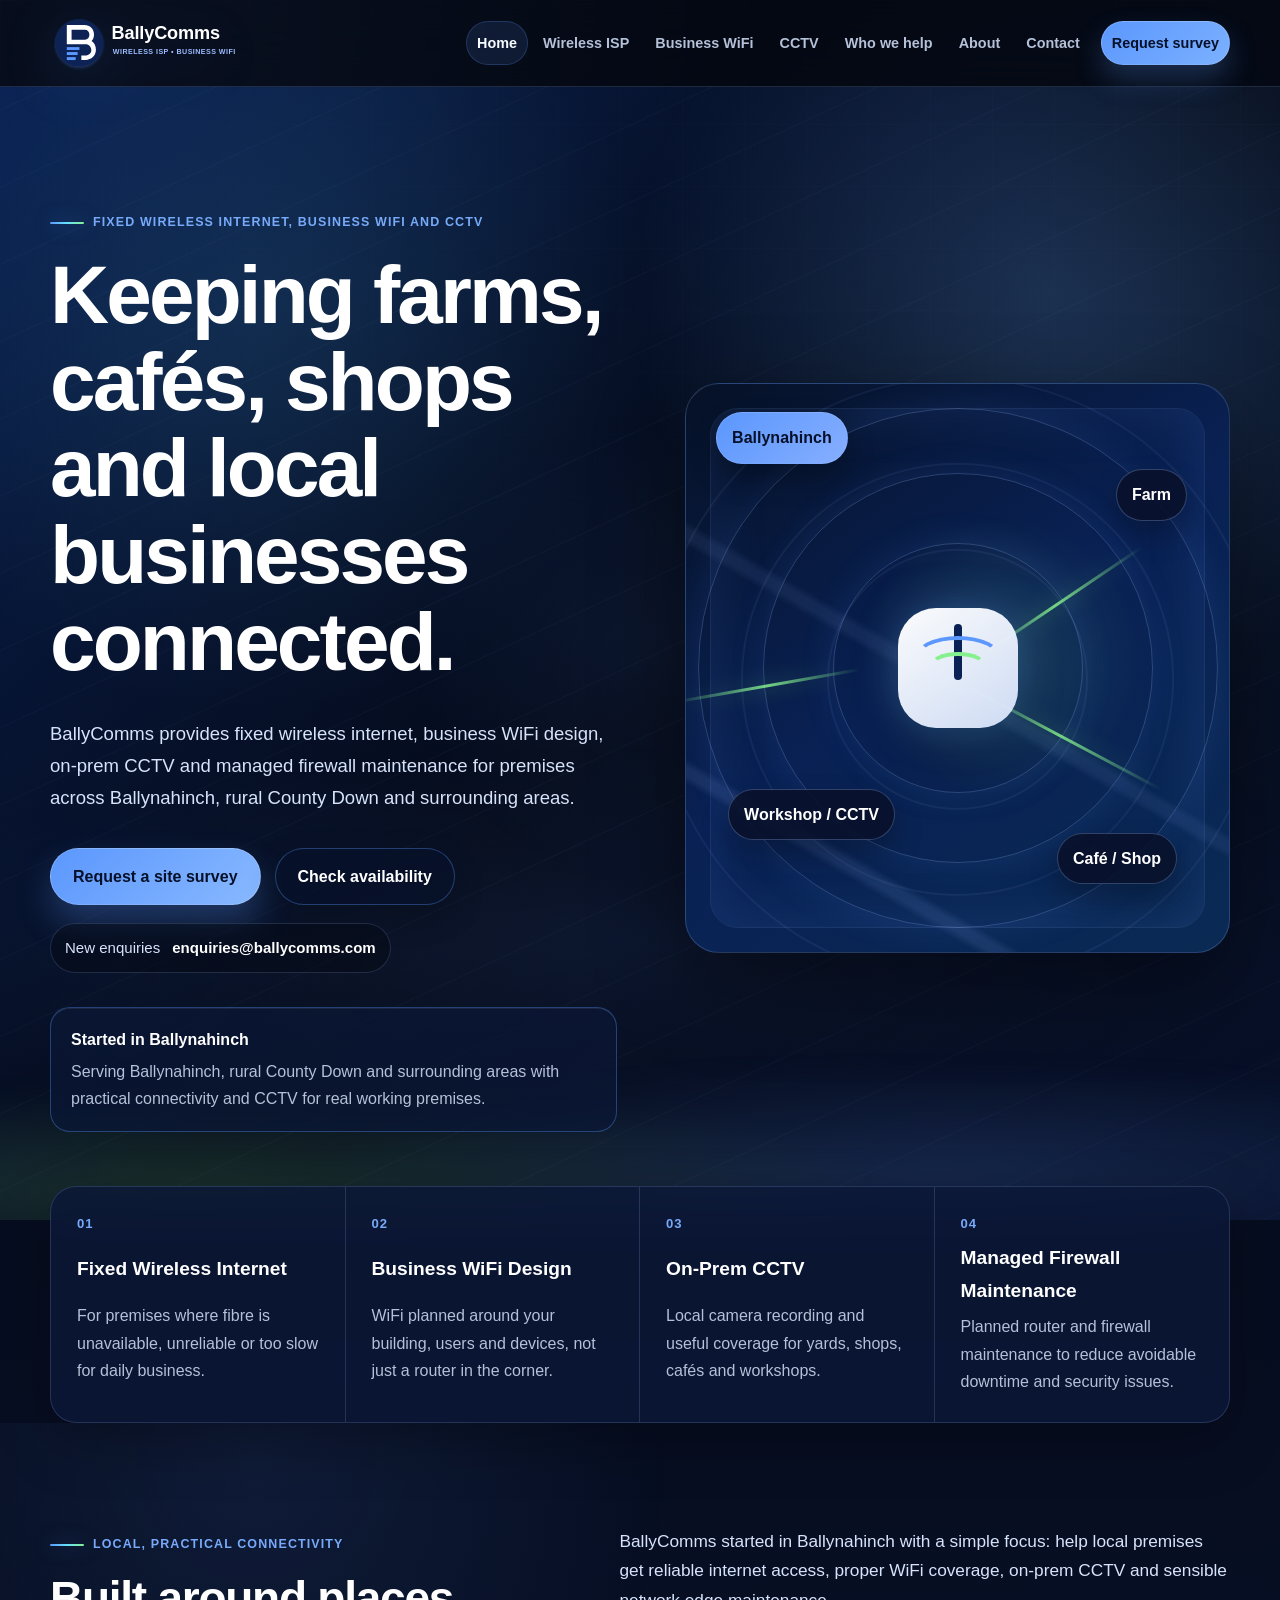
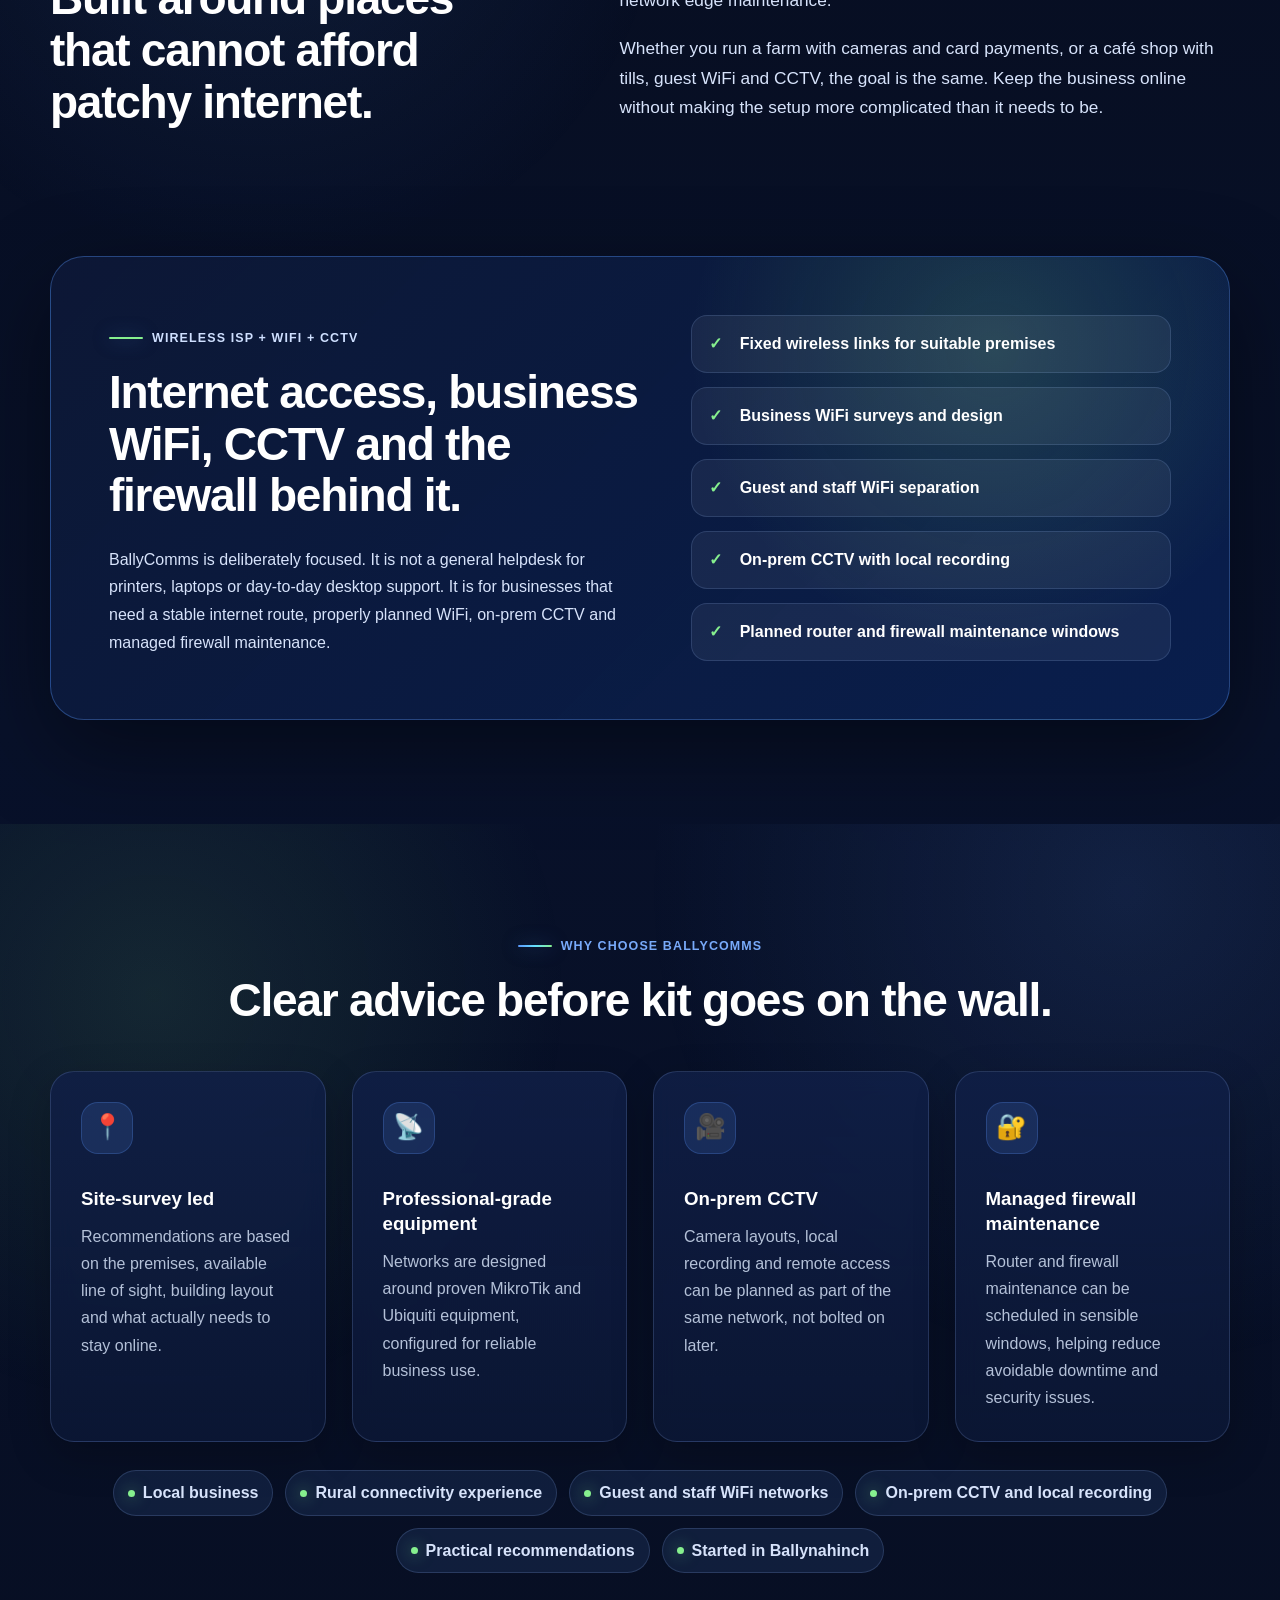
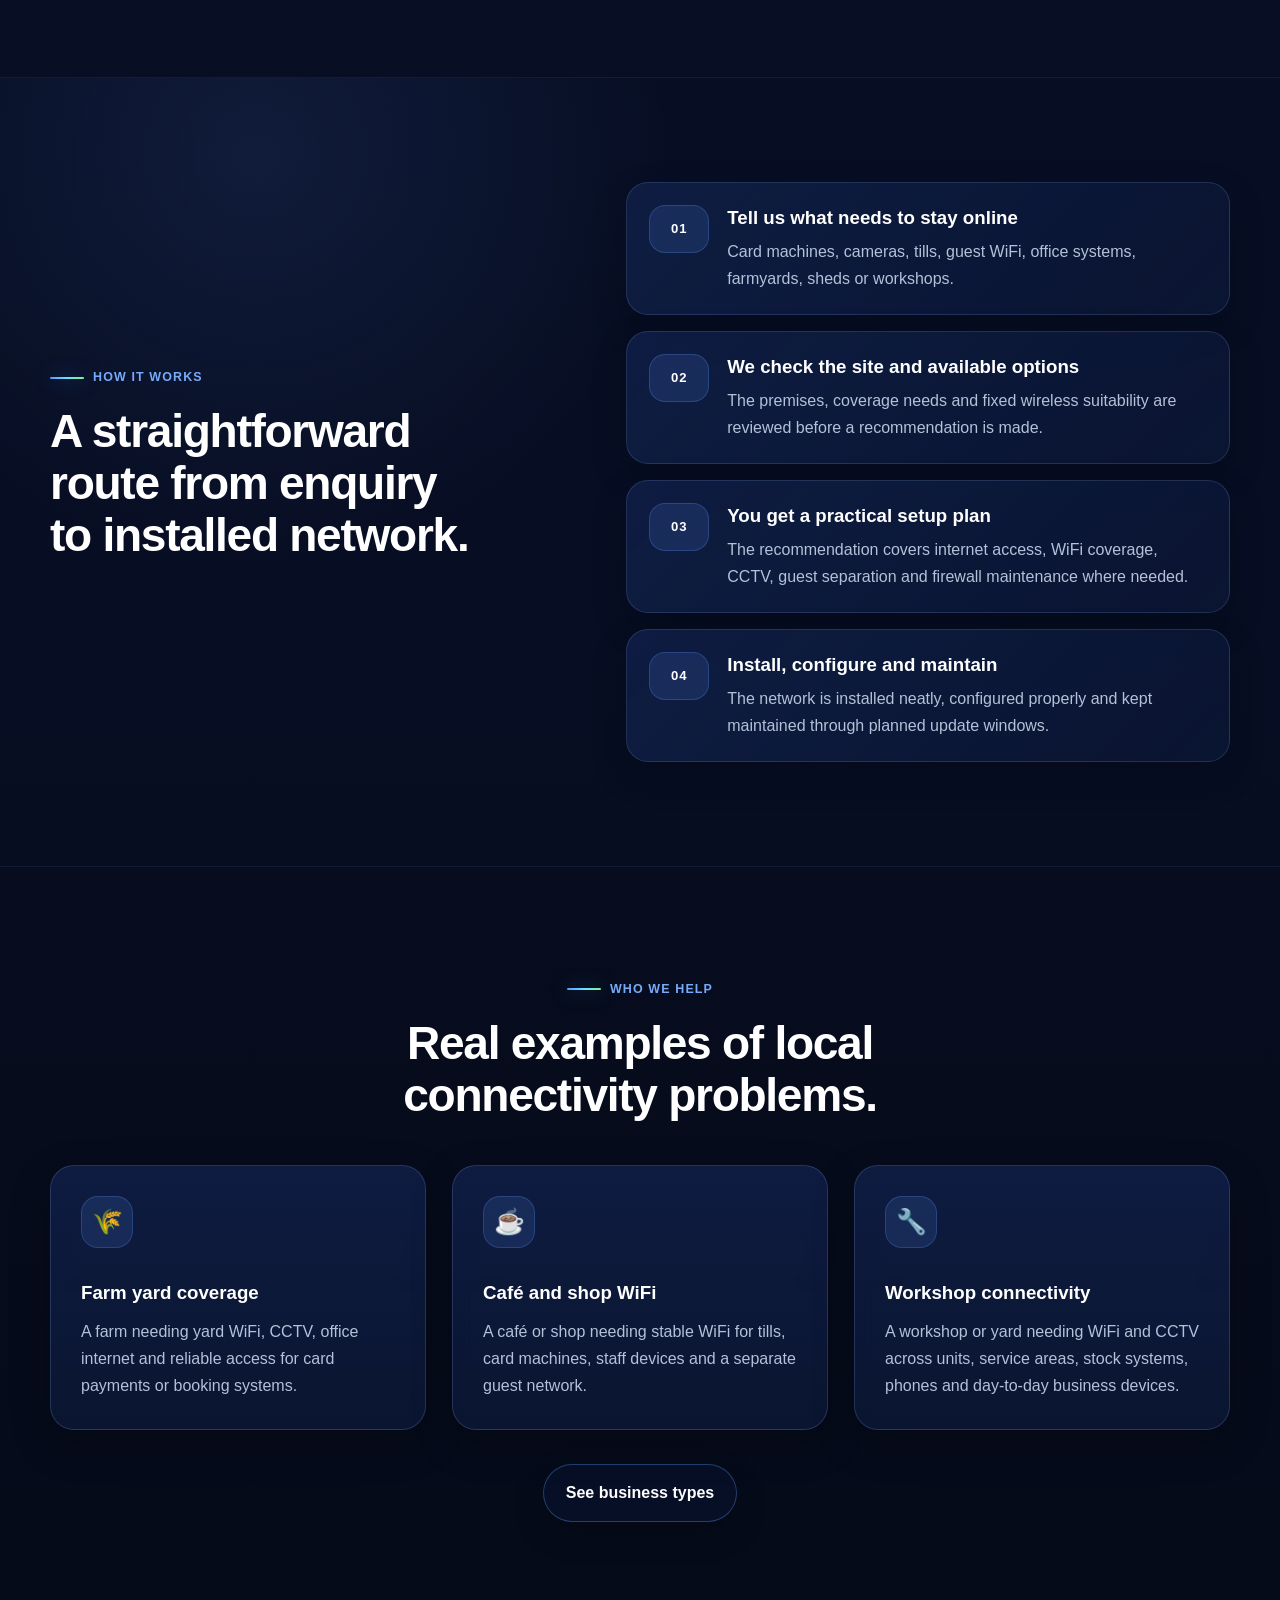
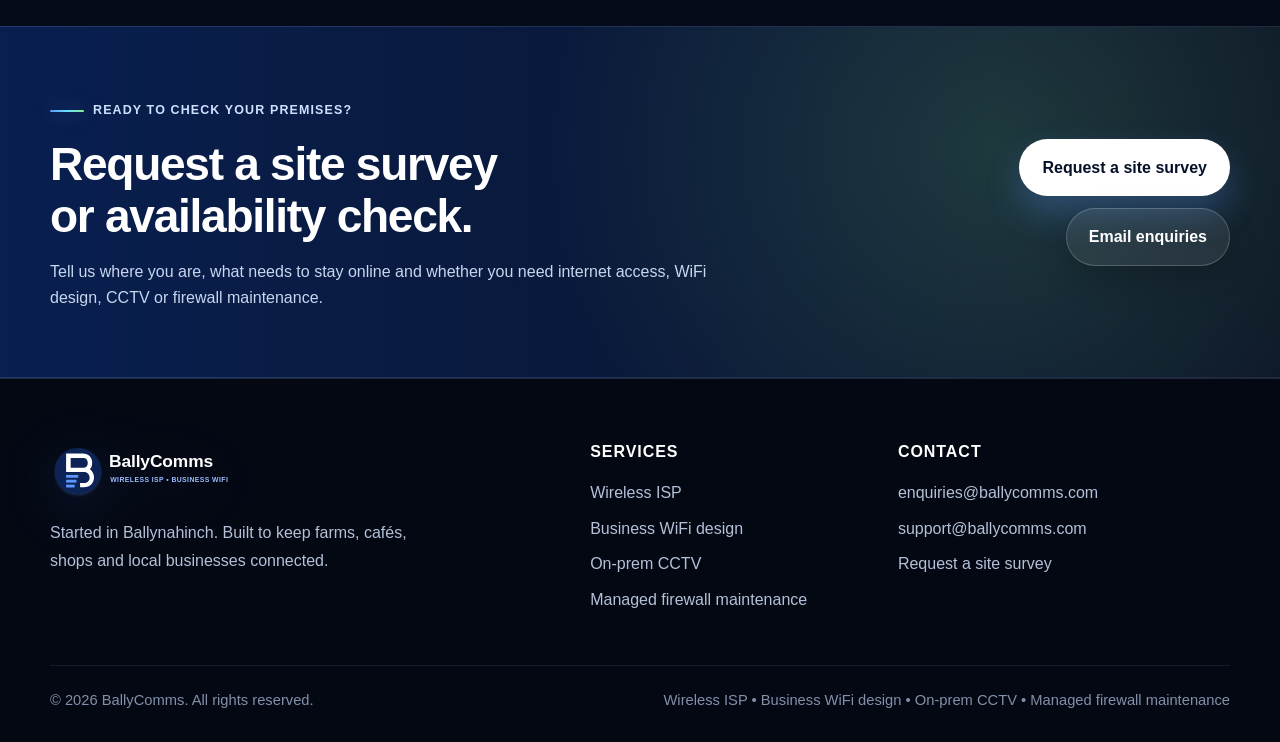
<file: index.html>
<!doctype html>
<html lang="en-GB">
<head>
  <meta charset="utf-8" />
  <meta name="viewport" content="width=device-width, initial-scale=1" />
  <meta name="theme-color" content="#071a2d" />
  <link rel="icon" href="assets/favicon.svg" type="image/svg+xml" />
  <link rel="preconnect" href="https://fonts.gstatic.com" crossorigin>
  <link rel="stylesheet" href="styles.css" />
  <meta name="description" content="BallyComms provides fixed wireless internet, business WiFi design, on-prem CCTV and managed firewall maintenance across Ballynahinch, rural County Down and surrounding areas." />
  <title>BallyComms | Fixed Wireless Internet, Business WiFi & CCTV in County Down</title>
  <script type="application/ld+json">
  {
    "@context": "https://schema.org",
    "@type": "LocalBusiness",
    "name": "BallyComms",
    "url": "https://www.ballycomms.com/",
    "email": "enquiries@ballycomms.com",
    "areaServed": [
      "Ballynahinch",
      "County Down",
      "Northern Ireland"
    ],
    "description": "Fixed wireless internet, business WiFi design, on-prem CCTV and managed firewall maintenance for farms, cafés, shops and local businesses.",
    "knowsAbout": [
      "Fixed wireless internet",
      "Business WiFi design",
      "MikroTik",
      "Ubiquiti",
      "Firewall maintenance",
      "Guest WiFi",
      "On-prem CCTV",
      "Local NVR recording"
    ]
  }
  </script>
</head>
<body>
  <a class="skip-link" href="#main">Skip to content</a>
  <header class="site-header" data-header>
    <div class="container nav-shell">
      <a class="brand" href="index.html" aria-label="BallyComms home">
        <img src="assets/logo.svg" alt="BallyComms" />
      </a>
      <button class="nav-toggle" type="button" aria-expanded="false" aria-controls="site-nav" data-nav-toggle>
        <span class="sr-only">Toggle navigation</span>
        <span></span><span></span><span></span>
      </button>
      <nav id="site-nav" class="site-nav" aria-label="Main navigation" data-nav>
          <a class="active" href="index.html">Home</a>
          <a class="" href="wireless-isp.html">Wireless ISP</a>
          <a class="" href="business-wifi.html">Business WiFi</a>
          <a class="" href="cctv.html">CCTV</a>
          <a class="" href="sectors.html">Who we help</a>
          <a class="" href="about.html">About</a>
          <a class="" href="contact.html">Contact</a>
          <a class="nav-cta" href="contact.html">Request survey</a>
      </nav>
    </div>
  </header>
  <main id="main">
    <section class="hero hero-home">
      <div class="container hero-grid">
        <div class="hero-copy reveal">
          <p class="eyebrow">Fixed wireless internet, business WiFi and CCTV</p>
          <h1>Keeping farms, cafés, shops and local businesses connected.</h1>
          <p class="lead">BallyComms provides fixed wireless internet, business WiFi design, on-prem CCTV and managed firewall maintenance for premises across Ballynahinch, rural County Down and surrounding areas.</p>
          <div class="hero-actions">
            <a class="button primary" href="contact.html">Request a site survey</a>
            <a class="button secondary" href="contact.html">Check availability</a>
          </div>
          <div class="hero-contact" aria-label="Contact BallyComms">
            <span>New enquiries</span>
            <a href="mailto:enquiries@ballycomms.com">enquiries@ballycomms.com</a>
          </div>
          <div class="local-proof" aria-label="Company origin and service area">
            <strong>Started in Ballynahinch</strong>
            <span>Serving Ballynahinch, rural County Down and surrounding areas with practical connectivity and CCTV for real working premises.</span>
          </div>
        </div>
        <div class="signal-scene reveal delay-1" aria-label="Wireless connection illustration">
          <div class="map-card">
            <span class="map-label label-town">Ballynahinch</span>
            <span class="map-label label-farm">Farm</span>
            <span class="map-label label-cafe">Café / Shop</span>
            <span class="map-label label-office">Workshop / CCTV</span>
            <div class="mast-tower"><span></span></div>
            <div class="signal-ring ring-one"></div>
            <div class="signal-ring ring-two"></div>
            <div class="signal-ring ring-three"></div>
            <div class="link-line line-one"></div>
            <div class="link-line line-two"></div>
            <div class="link-line line-three"></div>
          </div>
        </div>
      </div>
    </section>

    <section class="service-strip">
      <div class="container strip-grid">
        <a href="wireless-isp.html"><span>01</span><strong>Fixed Wireless Internet</strong><em>For premises where fibre is unavailable, unreliable or too slow for daily business.</em></a>
        <a href="business-wifi.html"><span>02</span><strong>Business WiFi Design</strong><em>WiFi planned around your building, users and devices, not just a router in the corner.</em></a>
        <a href="cctv.html"><span>03</span><strong>On-Prem CCTV</strong><em>Local camera recording and useful coverage for yards, shops, cafés and workshops.</em></a>
        <a href="business-wifi.html#firewall"><span>04</span><strong>Managed Firewall Maintenance</strong><em>Planned router and firewall maintenance to reduce avoidable downtime and security issues.</em></a>
      </div>
    </section>

    <section class="section-pad intro-section">
      <div class="container two-col">
        <div class="section-heading reveal">
          <p class="eyebrow">Local, practical connectivity</p>
          <h2>Built around places that cannot afford patchy internet.</h2>
        </div>
        <div class="rich-copy reveal delay-1">
          <p>BallyComms started in Ballynahinch with a simple focus: help local premises get reliable internet access, proper WiFi coverage, on-prem CCTV and sensible network edge maintenance.</p>
          <p>Whether you run a farm with cameras and card payments, or a café shop with tills, guest WiFi and CCTV, the goal is the same. Keep the business online without making the setup more complicated than it needs to be.</p>
        </div>
      </div>
    </section>

    <section class="section-pad dark-panel-section">
      <div class="container dark-panel reveal">
        <div>
          <p class="eyebrow light">Wireless ISP + WiFi + CCTV</p>
          <h2>Internet access, business WiFi, CCTV and the firewall behind it.</h2>
          <p>BallyComms is deliberately focused. It is not a general helpdesk for printers, laptops or day-to-day desktop support. It is for businesses that need a stable internet route, properly planned WiFi, on-prem CCTV and managed firewall maintenance.</p>
        </div>
        <div class="ticks">
          <span>Fixed wireless links for suitable premises</span>
          <span>Business WiFi surveys and design</span>
          <span>Guest and staff WiFi separation</span>
          <span>On-prem CCTV with local recording</span>
          <span>Planned router and firewall maintenance windows</span>
        </div>
      </div>
    </section>

    <section class="section-pad trust-section">
      <div class="container">
        <div class="section-heading centred reveal">
          <p class="eyebrow">Why choose BallyComms</p>
          <h2>Clear advice before kit goes on the wall.</h2>
        </div>
        <div class="cards four trust-cards reveal delay-1">
          <article><span class="card-icon">📍</span><h3>Site-survey led</h3><p>Recommendations are based on the premises, available line of sight, building layout and what actually needs to stay online.</p></article>
          <article><span class="card-icon">📡</span><h3>Professional-grade equipment</h3><p>Networks are designed around proven MikroTik and Ubiquiti equipment, configured for reliable business use.</p></article>
          <article><span class="card-icon">🎥</span><h3>On-prem CCTV</h3><p>Camera layouts, local recording and remote access can be planned as part of the same network, not bolted on later.</p></article>
          <article><span class="card-icon">🔐</span><h3>Managed firewall maintenance</h3><p>Router and firewall maintenance can be scheduled in sensible windows, helping reduce avoidable downtime and security issues.</p></article>
        </div>
        <div class="proof-list reveal delay-1" aria-label="BallyComms trust signals">
          <span>Local business</span>
          <span>Rural connectivity experience</span>
          <span>Guest and staff WiFi networks</span>
          <span>On-prem CCTV and local recording</span>
          <span>Practical recommendations</span>
          <span>Started in Ballynahinch</span>
        </div>
      </div>
    </section>

    <section class="section-pad light-section">
      <div class="container split-grid">
        <div class="section-heading reveal">
          <p class="eyebrow">How it works</p>
          <h2>A straightforward route from enquiry to installed network.</h2>
        </div>
        <div class="process-list reveal delay-1">
          <article><span class="step">01</span><div><h3>Tell us what needs to stay online</h3><p>Card machines, cameras, tills, guest WiFi, office systems, farmyards, sheds or workshops.</p></div></article>
          <article><span class="step">02</span><div><h3>We check the site and available options</h3><p>The premises, coverage needs and fixed wireless suitability are reviewed before a recommendation is made.</p></div></article>
          <article><span class="step">03</span><div><h3>You get a practical setup plan</h3><p>The recommendation covers internet access, WiFi coverage, CCTV, guest separation and firewall maintenance where needed.</p></div></article>
          <article><span class="step">04</span><div><h3>Install, configure and maintain</h3><p>The network is installed neatly, configured properly and kept maintained through planned update windows.</p></div></article>
        </div>
      </div>
    </section>

    <section class="section-pad sectors-preview">
      <div class="container">
        <div class="section-heading centred reveal">
          <p class="eyebrow">Who we help</p>
          <h2>Real examples of local connectivity problems.</h2>
        </div>
        <div class="cards three reveal delay-1">
          <article><span class="card-icon">🌾</span><h3>Farm yard coverage</h3><p>A farm needing yard WiFi, CCTV, office internet and reliable access for card payments or booking systems.</p></article>
          <article><span class="card-icon">☕</span><h3>Café and shop WiFi</h3><p>A café or shop needing stable WiFi for tills, card machines, staff devices and a separate guest network.</p></article>
          <article><span class="card-icon">🔧</span><h3>Workshop connectivity</h3><p>A workshop or yard needing WiFi and CCTV across units, service areas, stock systems, phones and day-to-day business devices.</p></article>
        </div>
        <div class="center-actions"><a class="button secondary" href="sectors.html">See business types</a></div>
      </div>
    </section>

    <section class="cta-band">
      <div class="container cta-grid">
        <div>
          <p class="eyebrow">Ready to check your premises?</p>
          <h2>Request a site survey or availability check.</h2>
          <p class="cta-note">Tell us where you are, what needs to stay online and whether you need internet access, WiFi design, CCTV or firewall maintenance.</p>
        </div>
        <div class="cta-actions">
          <a class="button primary inverse" href="contact.html">Request a site survey</a>
          <a class="button secondary" href="mailto:enquiries@ballycomms.com">Email enquiries</a>
        </div>
      </div>
    </section>
  </main>
  <footer class="site-footer">
    <div class="container footer-grid">
      <div class="footer-brand-block">
        <a class="footer-logo" href="index.html"><img src="assets/logo.svg" alt="BallyComms" /></a>
        <p>Started in Ballynahinch. Built to keep farms, cafés, shops and local businesses connected.</p>
      </div>
      <div class="footer-col">
        <h2>Services</h2>
        <a href="wireless-isp.html">Wireless ISP</a>
        <a href="business-wifi.html">Business WiFi design</a>
        <a href="cctv.html">On-prem CCTV</a>
        <a href="business-wifi.html#firewall">Managed firewall maintenance</a>
      </div>
      <div class="footer-col">
        <h2>Contact</h2>
        <a href="mailto:enquiries@ballycomms.com">enquiries@ballycomms.com</a>
        <a href="mailto:support@ballycomms.com">support@ballycomms.com</a>
        <a href="contact.html">Request a site survey</a>
      </div>
    </div>
    <div class="container footer-bottom">
      <span>© <span data-year></span> BallyComms. All rights reserved.</span>
      <span>Wireless ISP • Business WiFi design • On-prem CCTV • Managed firewall maintenance</span>
    </div>
  </footer>
  <script src="script.js"></script>
</body>
</html>
</file>
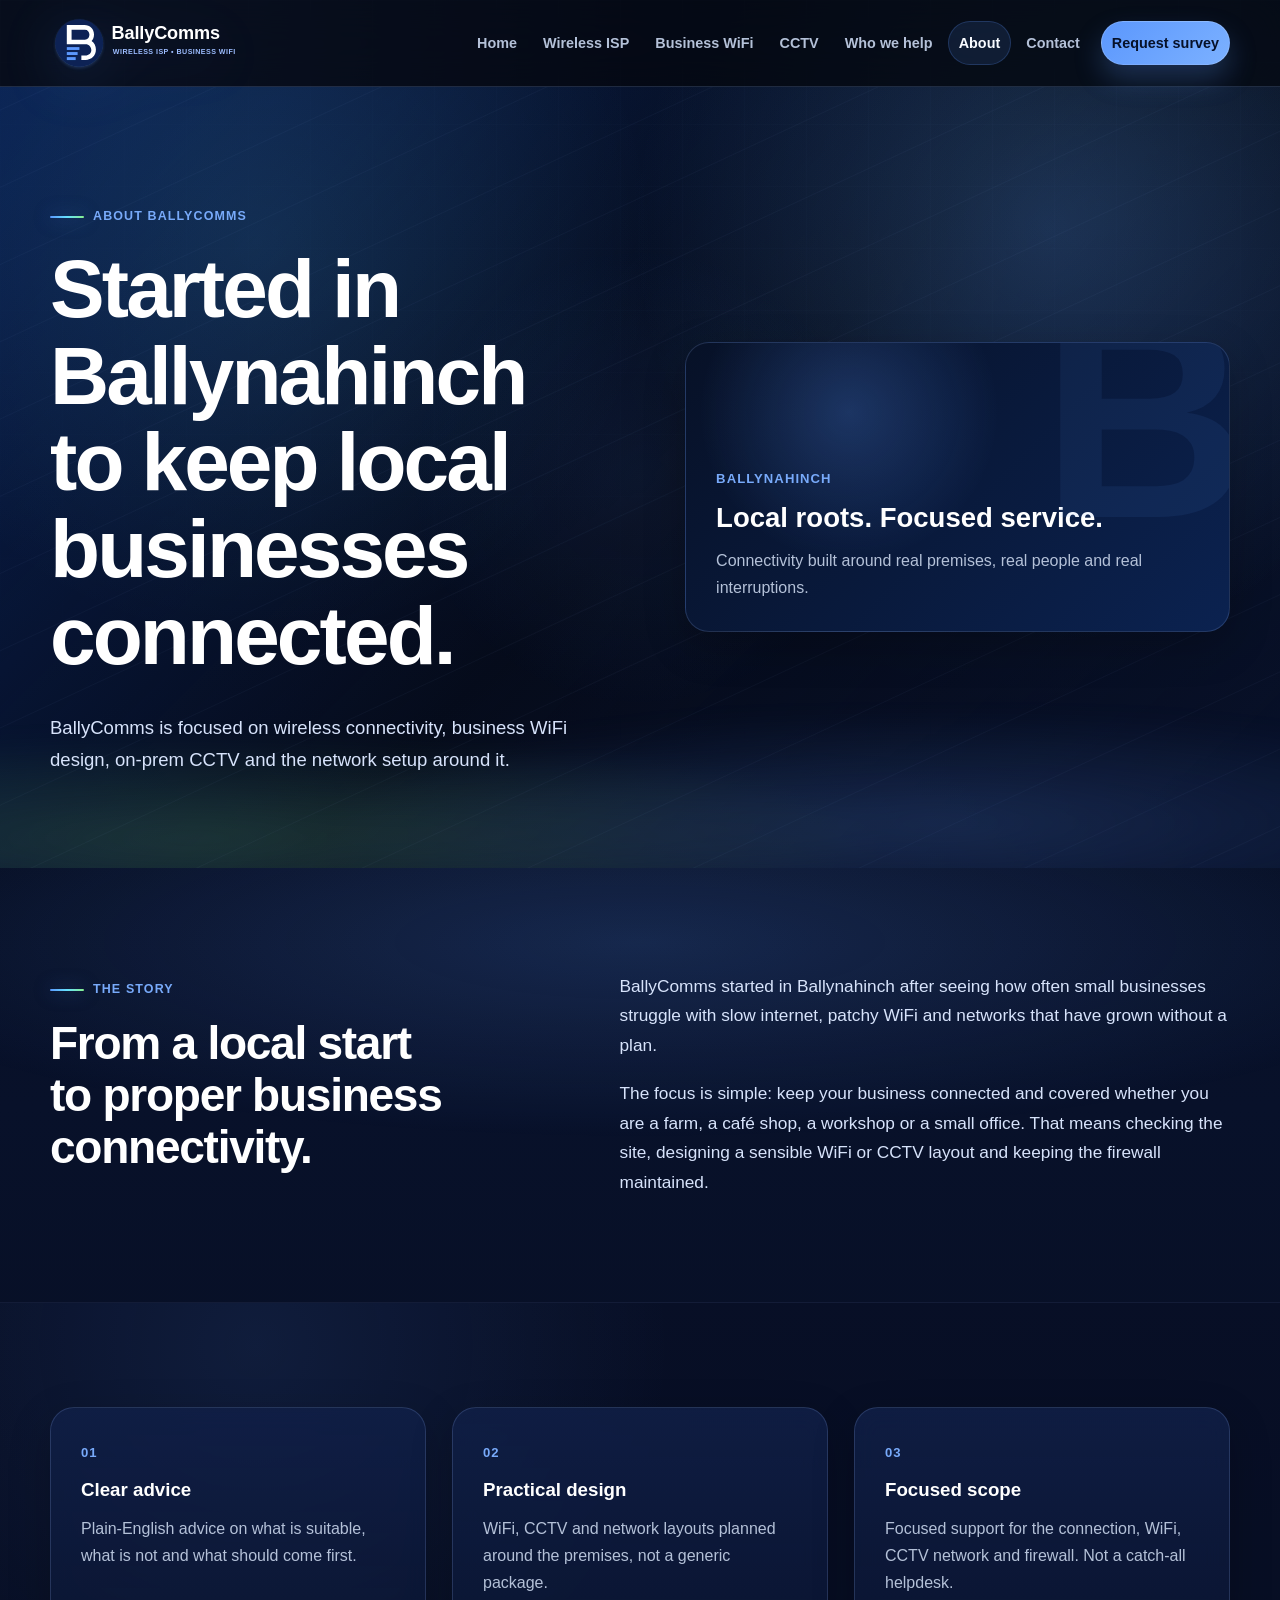
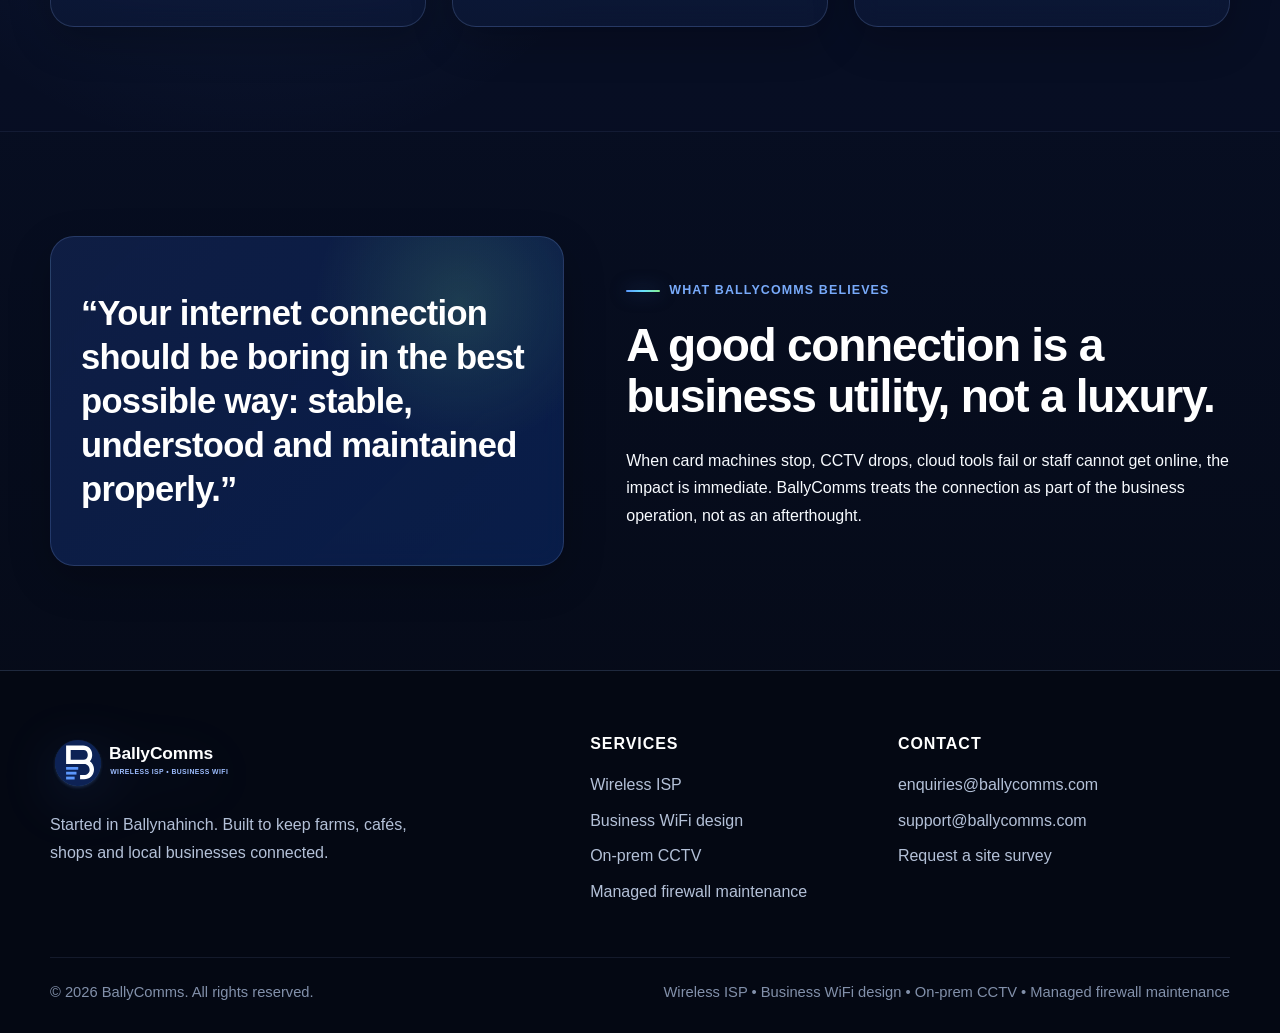
<file: about.html>
<!doctype html>
<html lang="en-GB">
<head>
  <meta charset="utf-8" />
  <meta name="viewport" content="width=device-width, initial-scale=1" />
  <meta name="theme-color" content="#071a2d" />
  <link rel="icon" href="assets/favicon.svg" type="image/svg+xml" />
  <link rel="preconnect" href="https://fonts.gstatic.com" crossorigin>
  <link rel="stylesheet" href="styles.css" />
  <meta name="description" content="BallyComms started in Ballynahinch to help local and rural businesses stay connected with wireless ISP service, business WiFi design and on-prem CCTV." />
  <title>About | BallyComms</title>
</head>
<body>
  <a class="skip-link" href="#main">Skip to content</a>
  <header class="site-header" data-header>
    <div class="container nav-shell">
      <a class="brand" href="index.html" aria-label="BallyComms home">
        <img src="assets/logo.svg" alt="BallyComms" />
      </a>
      <button class="nav-toggle" type="button" aria-expanded="false" aria-controls="site-nav" data-nav-toggle>
        <span class="sr-only">Toggle navigation</span>
        <span></span><span></span><span></span>
      </button>
      <nav id="site-nav" class="site-nav" aria-label="Main navigation" data-nav>
          <a class="" href="index.html">Home</a>
          <a class="" href="wireless-isp.html">Wireless ISP</a>
          <a class="" href="business-wifi.html">Business WiFi</a>
          <a class="" href="cctv.html">CCTV</a>
          <a class="" href="sectors.html">Who we help</a>
          <a class="active" href="about.html">About</a>
          <a class="" href="contact.html">Contact</a>
          <a class="nav-cta" href="contact.html">Request survey</a>
      </nav>
    </div>
  </header>
  <main id="main">
    <section class="page-hero about-hero">
      <div class="container page-hero-grid">
        <div class="reveal">
          <p class="eyebrow">About BallyComms</p>
          <h1>Started in Ballynahinch to keep local businesses connected.</h1>
          <p class="lead">BallyComms is focused on wireless connectivity, business WiFi design, on-prem CCTV and the network setup around it.</p>
        </div>
        <div class="origin-card reveal delay-1"><span>Ballynahinch</span><strong>Local roots. Focused service.</strong><p>Connectivity built around real premises, real people and real interruptions.</p></div>
      </div>
    </section>

    <section class="section-pad">
      <div class="container two-col">
        <div class="section-heading reveal"><p class="eyebrow">The story</p><h2>From a local start to proper business connectivity.</h2></div>
        <div class="rich-copy reveal delay-1"><p>BallyComms started in Ballynahinch after seeing how often small businesses struggle with slow internet, patchy WiFi and networks that have grown without a plan.</p><p>The focus is simple: keep your business connected and covered whether you are a farm, a café shop, a workshop or a small office. That means checking the site, designing a sensible WiFi or CCTV layout and keeping the firewall maintained.</p></div>
      </div>
    </section>

    <section class="section-pad values-section light-section">
      <div class="container">
        <div class="cards three reveal">
          <article><span class="step">01</span><h3>Clear advice</h3><p>Plain-English advice on what is suitable, what is not and what should come first.</p></article>
          <article><span class="step">02</span><h3>Practical design</h3><p>WiFi, CCTV and network layouts planned around the premises, not a generic package.</p></article>
          <article><span class="step">03</span><h3>Focused scope</h3><p>Focused support for the connection, WiFi, CCTV network and firewall. Not a catch-all helpdesk.</p></article>
        </div>
      </div>
    </section>

    <section class="section-pad split-feature">
      <div class="container split-grid">
        <div class="quote-card reveal"><p>“Your internet connection should be boring in the best possible way: stable, understood and maintained properly.”</p></div>
        <div class="reveal delay-1"><p class="eyebrow">What BallyComms believes</p><h2>A good connection is a business utility, not a luxury.</h2><p>When card machines stop, CCTV drops, cloud tools fail or staff cannot get online, the impact is immediate. BallyComms treats the connection as part of the business operation, not as an afterthought.</p></div>
      </div>
    </section>
  </main>
  <footer class="site-footer">
    <div class="container footer-grid">
      <div class="footer-brand-block">
        <a class="footer-logo" href="index.html"><img src="assets/logo.svg" alt="BallyComms" /></a>
        <p>Started in Ballynahinch. Built to keep farms, cafés, shops and local businesses connected.</p>
      </div>
      <div class="footer-col">
        <h2>Services</h2>
        <a href="wireless-isp.html">Wireless ISP</a>
        <a href="business-wifi.html">Business WiFi design</a>
        <a href="cctv.html">On-prem CCTV</a>
        <a href="business-wifi.html#firewall">Managed firewall maintenance</a>
      </div>
      <div class="footer-col">
        <h2>Contact</h2>
        <a href="mailto:enquiries@ballycomms.com">enquiries@ballycomms.com</a>
        <a href="mailto:support@ballycomms.com">support@ballycomms.com</a>
        <a href="contact.html">Request a site survey</a>
      </div>
    </div>
    <div class="container footer-bottom">
      <span>© <span data-year></span> BallyComms. All rights reserved.</span>
      <span>Wireless ISP • Business WiFi design • On-prem CCTV • Managed firewall maintenance</span>
    </div>
  </footer>
  <script src="script.js"></script>
</body>
</html>
</file>
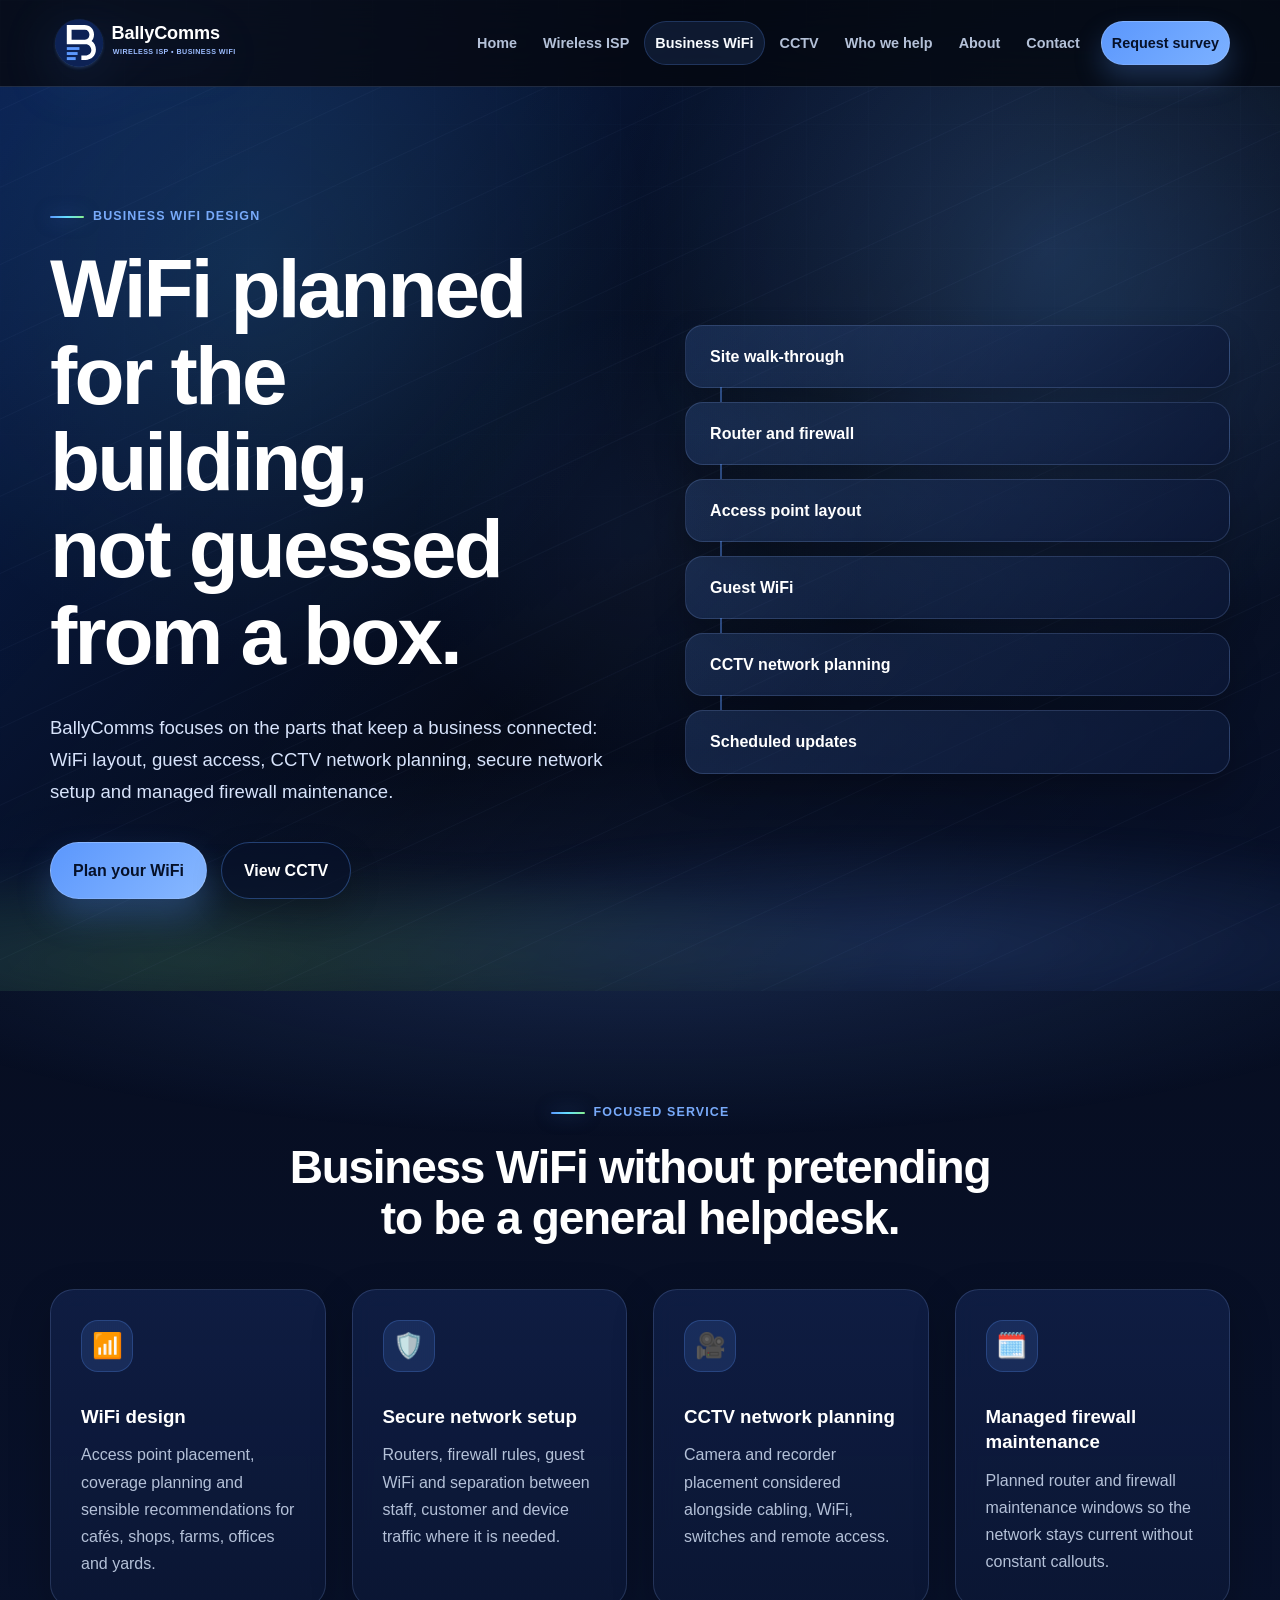
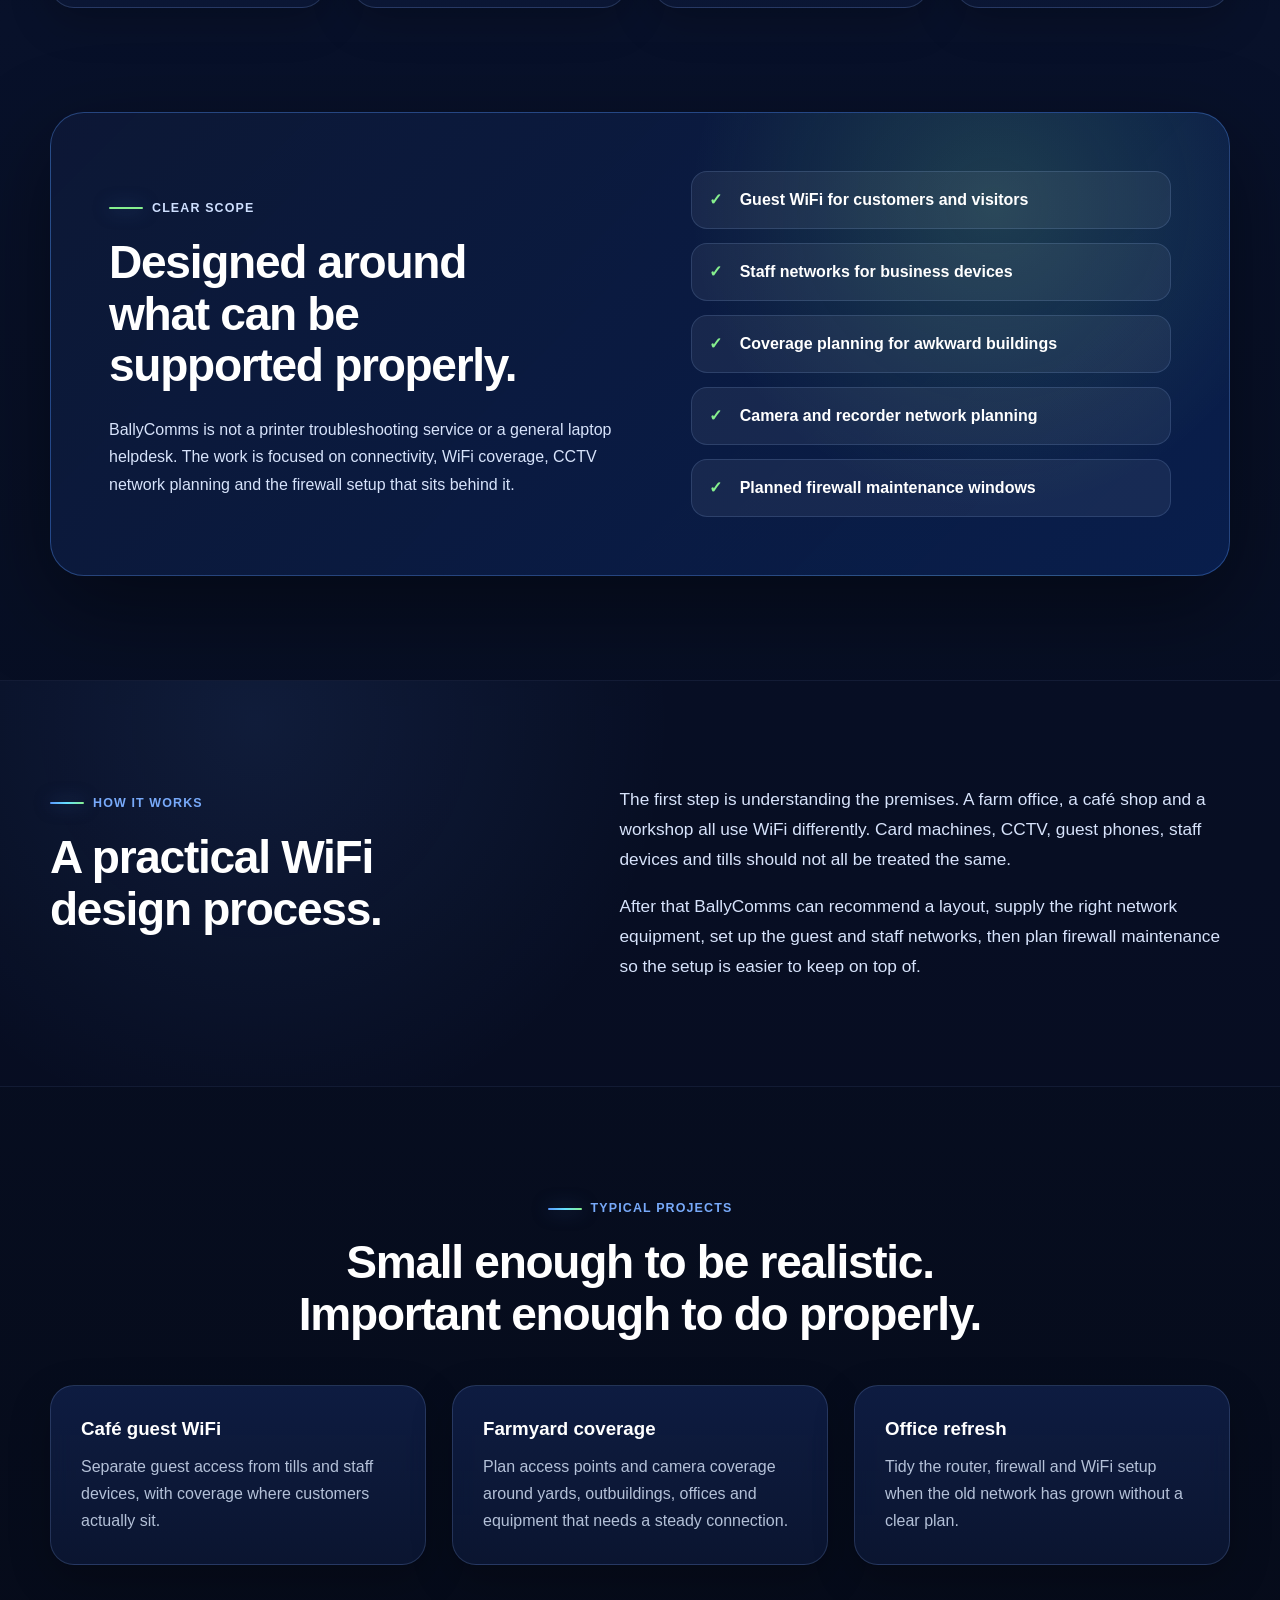
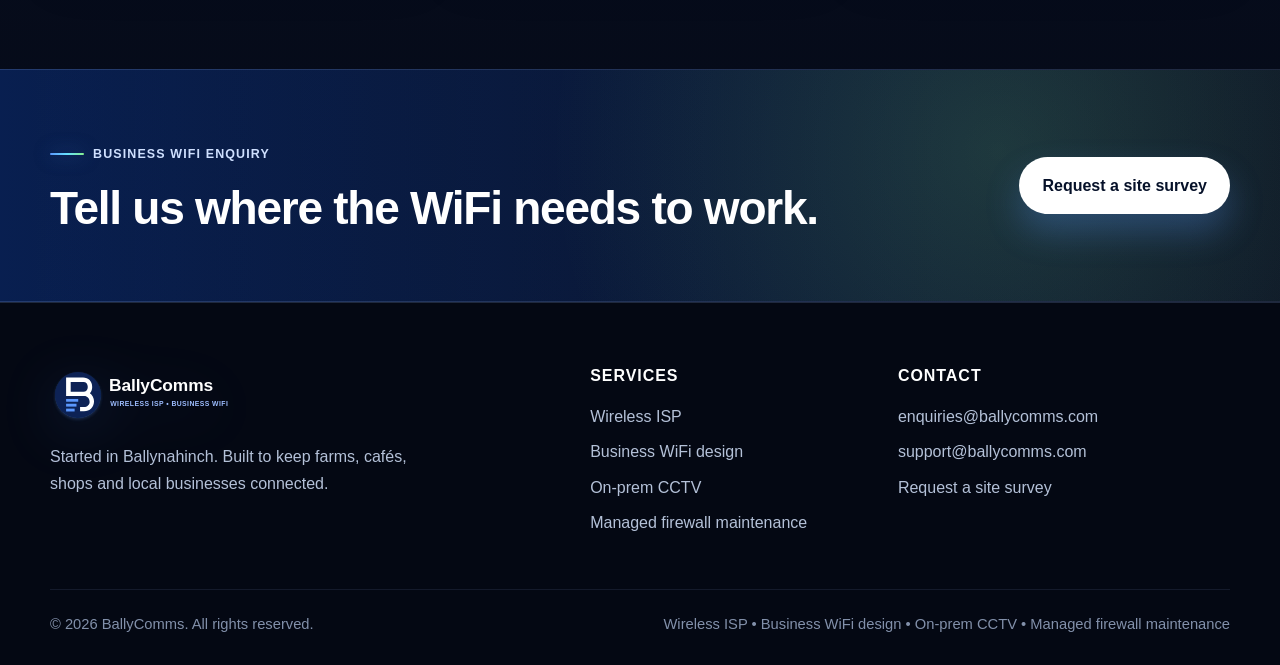
<file: business-wifi.html>
<!doctype html>
<html lang="en-GB">
<head>
  <meta charset="utf-8" />
  <meta name="viewport" content="width=device-width, initial-scale=1" />
  <meta name="theme-color" content="#071a2d" />
  <link rel="icon" href="assets/favicon.svg" type="image/svg+xml" />
  <link rel="preconnect" href="https://fonts.gstatic.com" crossorigin>
  <link rel="stylesheet" href="styles.css" />
  <meta name="description" content="Business WiFi design, guest networks, coverage planning, CCTV network planning and managed firewall maintenance from BallyComms." />
  <title>Business WiFi Design | BallyComms</title>
</head>
<body>
  <a class="skip-link" href="#main">Skip to content</a>
  <header class="site-header" data-header>
    <div class="container nav-shell">
      <a class="brand" href="index.html" aria-label="BallyComms home">
        <img src="assets/logo.svg" alt="BallyComms" />
      </a>
      <button class="nav-toggle" type="button" aria-expanded="false" aria-controls="site-nav" data-nav-toggle>
        <span class="sr-only">Toggle navigation</span>
        <span></span><span></span><span></span>
      </button>
      <nav id="site-nav" class="site-nav" aria-label="Main navigation" data-nav>
          <a class="" href="index.html">Home</a>
          <a class="" href="wireless-isp.html">Wireless ISP</a>
          <a class="active" href="business-wifi.html">Business WiFi</a>
          <a class="" href="cctv.html">CCTV</a>
          <a class="" href="sectors.html">Who we help</a>
          <a class="" href="about.html">About</a>
          <a class="" href="contact.html">Contact</a>
          <a class="nav-cta" href="contact.html">Request survey</a>
      </nav>
    </div>
  </header>
  <main id="main">
    <section class="page-hero managed-hero">
      <div class="container page-hero-grid">
        <div class="reveal">
          <p class="eyebrow">Business WiFi design</p>
          <h1>WiFi planned for the building, not guessed from a box.</h1>
          <p class="lead">BallyComms focuses on the parts that keep a business connected: WiFi layout, guest access, CCTV network planning, secure network setup and managed firewall maintenance.</p>
          <div class="hero-actions"><a class="button primary" href="contact.html">Plan your WiFi</a><a class="button secondary" href="cctv.html">View CCTV</a></div>
        </div>
        <div class="support-stack reveal delay-1"><span>Site walk-through</span><span>Router and firewall</span><span>Access point layout</span><span>Guest WiFi</span><span>CCTV network planning</span><span>Scheduled updates</span></div>
      </div>
    </section>

    <section class="section-pad">
      <div class="container">
        <div class="section-heading centred reveal"><p class="eyebrow">Focused service</p><h2>Business WiFi without pretending to be a general helpdesk.</h2></div>
        <div class="cards four reveal delay-1">
          <article><span class="card-icon">📶</span><h3>WiFi design</h3><p>Access point placement, coverage planning and sensible recommendations for cafés, shops, farms, offices and yards.</p></article>
          <article><span class="card-icon">🛡️</span><h3>Secure network setup</h3><p>Routers, firewall rules, guest WiFi and separation between staff, customer and device traffic where it is needed.</p></article>
          <article><span class="card-icon">🎥</span><h3>CCTV network planning</h3><p>Camera and recorder placement considered alongside cabling, WiFi, switches and remote access.</p></article>
          <article id="firewall"><span class="card-icon">🗓️</span><h3>Managed firewall maintenance</h3><p>Planned router and firewall maintenance windows so the network stays current without constant callouts.</p></article>
        </div>
      </div>
    </section>

    <section class="section-pad dark-panel-section">
      <div class="container dark-panel reveal">
        <div><p class="eyebrow light">Clear scope</p><h2>Designed around what can be supported properly.</h2><p>BallyComms is not a printer troubleshooting service or a general laptop helpdesk. The work is focused on connectivity, WiFi coverage, CCTV network planning and the firewall setup that sits behind it.</p></div>
        <div class="ticks"><span>Guest WiFi for customers and visitors</span><span>Staff networks for business devices</span><span>Coverage planning for awkward buildings</span><span>Camera and recorder network planning</span><span>Planned firewall maintenance windows</span></div>
      </div>
    </section>

    <section class="section-pad light-section">
      <div class="container two-col">
        <div class="section-heading reveal"><p class="eyebrow">How it works</p><h2>A practical WiFi design process.</h2></div>
        <div class="rich-copy reveal delay-1"><p>The first step is understanding the premises. A farm office, a café shop and a workshop all use WiFi differently. Card machines, CCTV, guest phones, staff devices and tills should not all be treated the same.</p><p>After that BallyComms can recommend a layout, supply the right network equipment, set up the guest and staff networks, then plan firewall maintenance so the setup is easier to keep on top of.</p></div>
      </div>
    </section>

    <section class="section-pad">
      <div class="container">
        <div class="section-heading centred reveal"><p class="eyebrow">Typical projects</p><h2>Small enough to be realistic. Important enough to do properly.</h2></div>
        <div class="cards three reveal delay-1">
          <article><h3>Café guest WiFi</h3><p>Separate guest access from tills and staff devices, with coverage where customers actually sit.</p></article>
          <article><h3>Farmyard coverage</h3><p>Plan access points and camera coverage around yards, outbuildings, offices and equipment that needs a steady connection.</p></article>
          <article><h3>Office refresh</h3><p>Tidy the router, firewall and WiFi setup when the old network has grown without a clear plan.</p></article>
        </div>
      </div>
    </section>

    <section class="cta-band"><div class="container cta-grid"><div><p class="eyebrow">Business WiFi enquiry</p><h2>Tell us where the WiFi needs to work.</h2></div><a class="button primary inverse" href="contact.html">Request a site survey</a></div></section>
  </main>
  <footer class="site-footer">
    <div class="container footer-grid">
      <div class="footer-brand-block">
        <a class="footer-logo" href="index.html"><img src="assets/logo.svg" alt="BallyComms" /></a>
        <p>Started in Ballynahinch. Built to keep farms, cafés, shops and local businesses connected.</p>
      </div>
      <div class="footer-col">
        <h2>Services</h2>
        <a href="wireless-isp.html">Wireless ISP</a>
        <a href="business-wifi.html">Business WiFi design</a>
        <a href="cctv.html">On-prem CCTV</a>
        <a href="business-wifi.html#firewall">Managed firewall maintenance</a>
      </div>
      <div class="footer-col">
        <h2>Contact</h2>
        <a href="mailto:enquiries@ballycomms.com">enquiries@ballycomms.com</a>
        <a href="mailto:support@ballycomms.com">support@ballycomms.com</a>
        <a href="contact.html">Request a site survey</a>
      </div>
    </div>
    <div class="container footer-bottom">
      <span>© <span data-year></span> BallyComms. All rights reserved.</span>
      <span>Wireless ISP • Business WiFi design • On-prem CCTV • Managed firewall maintenance</span>
    </div>
  </footer>
  <script src="script.js"></script>
</body>
</html>
</file>
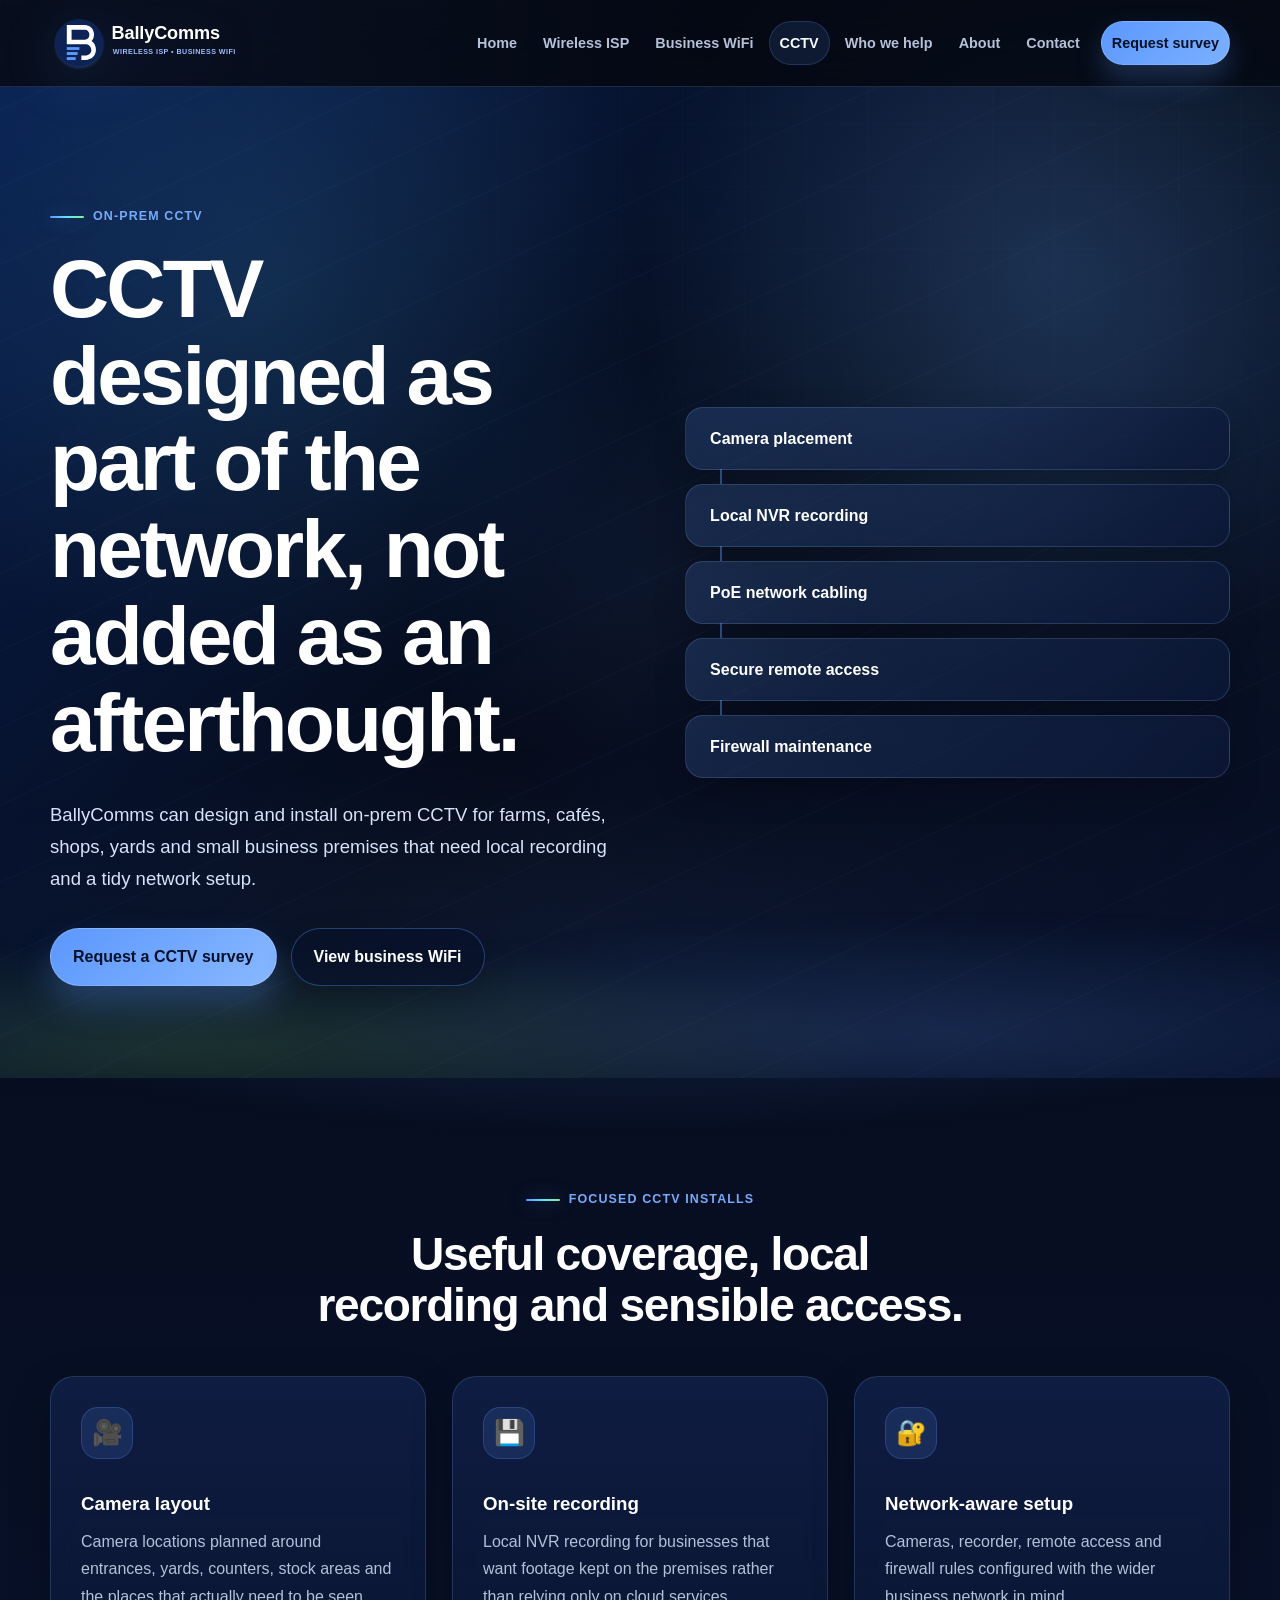
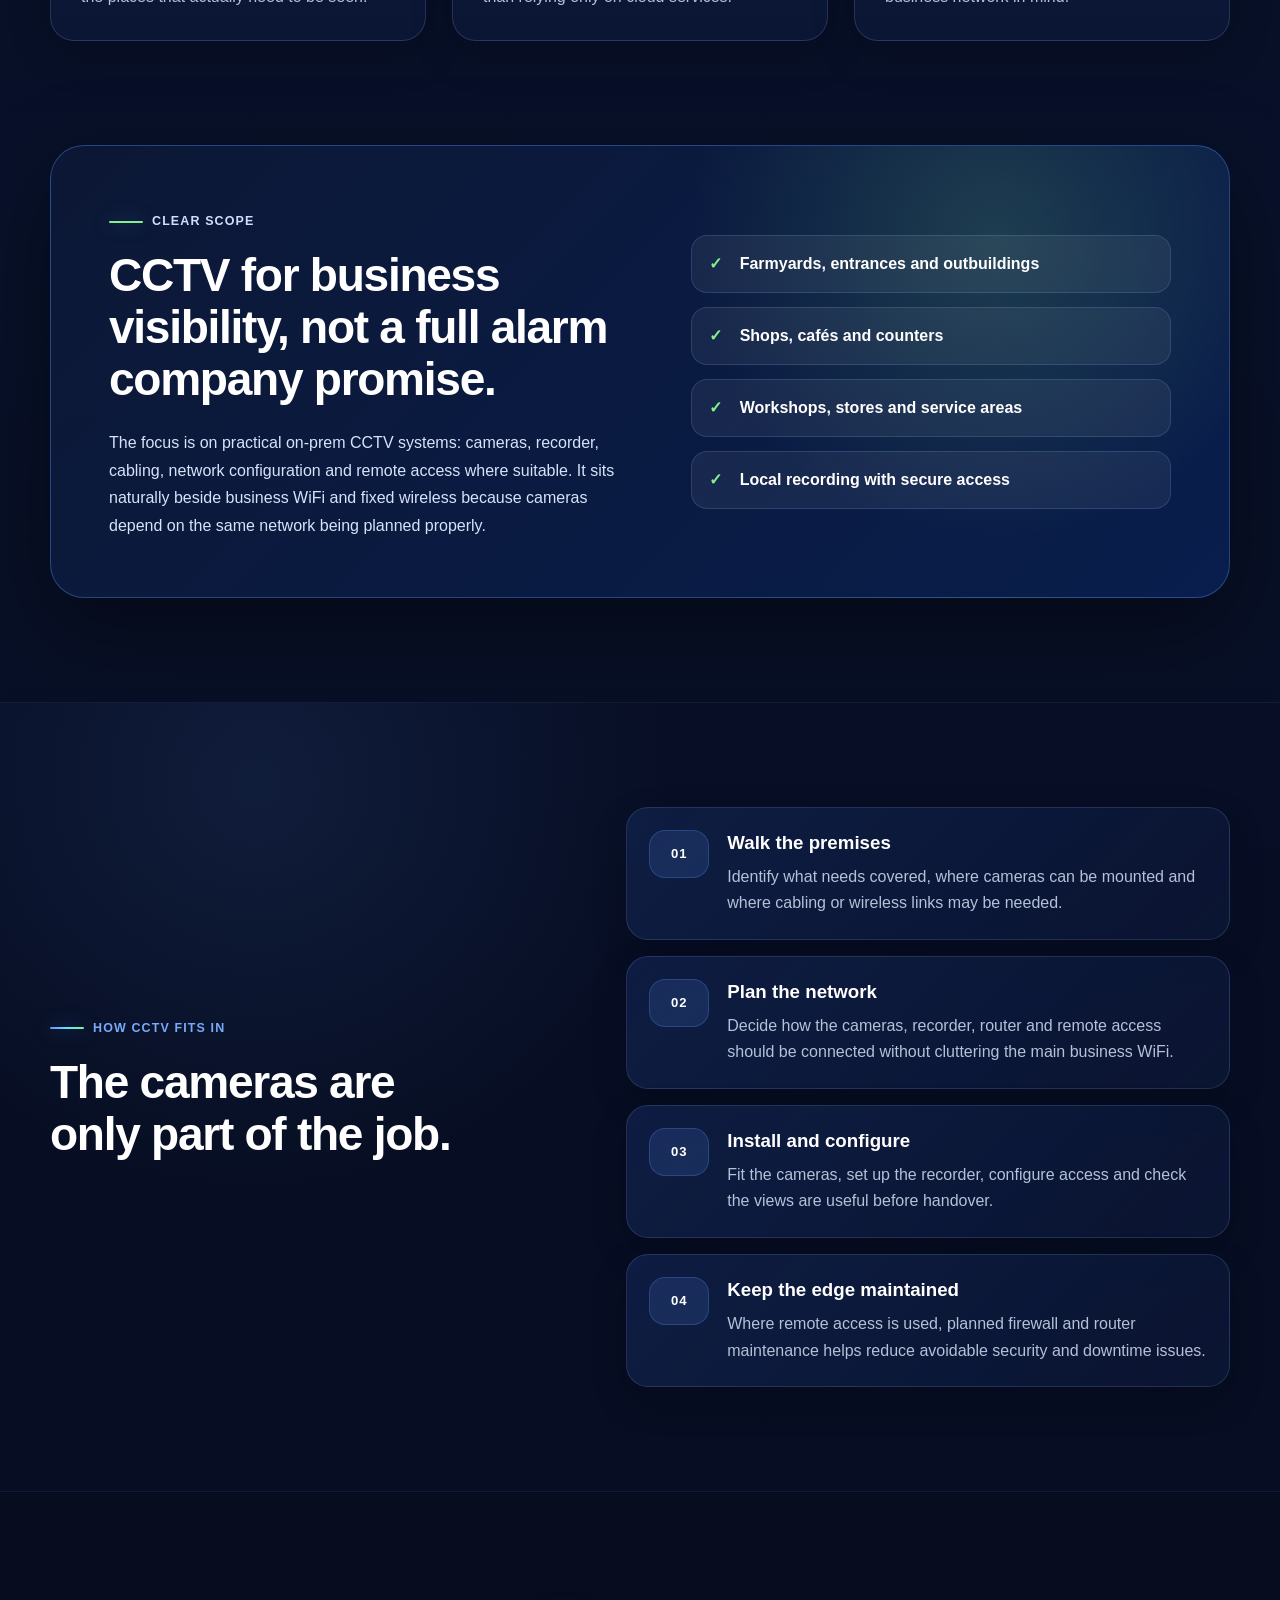
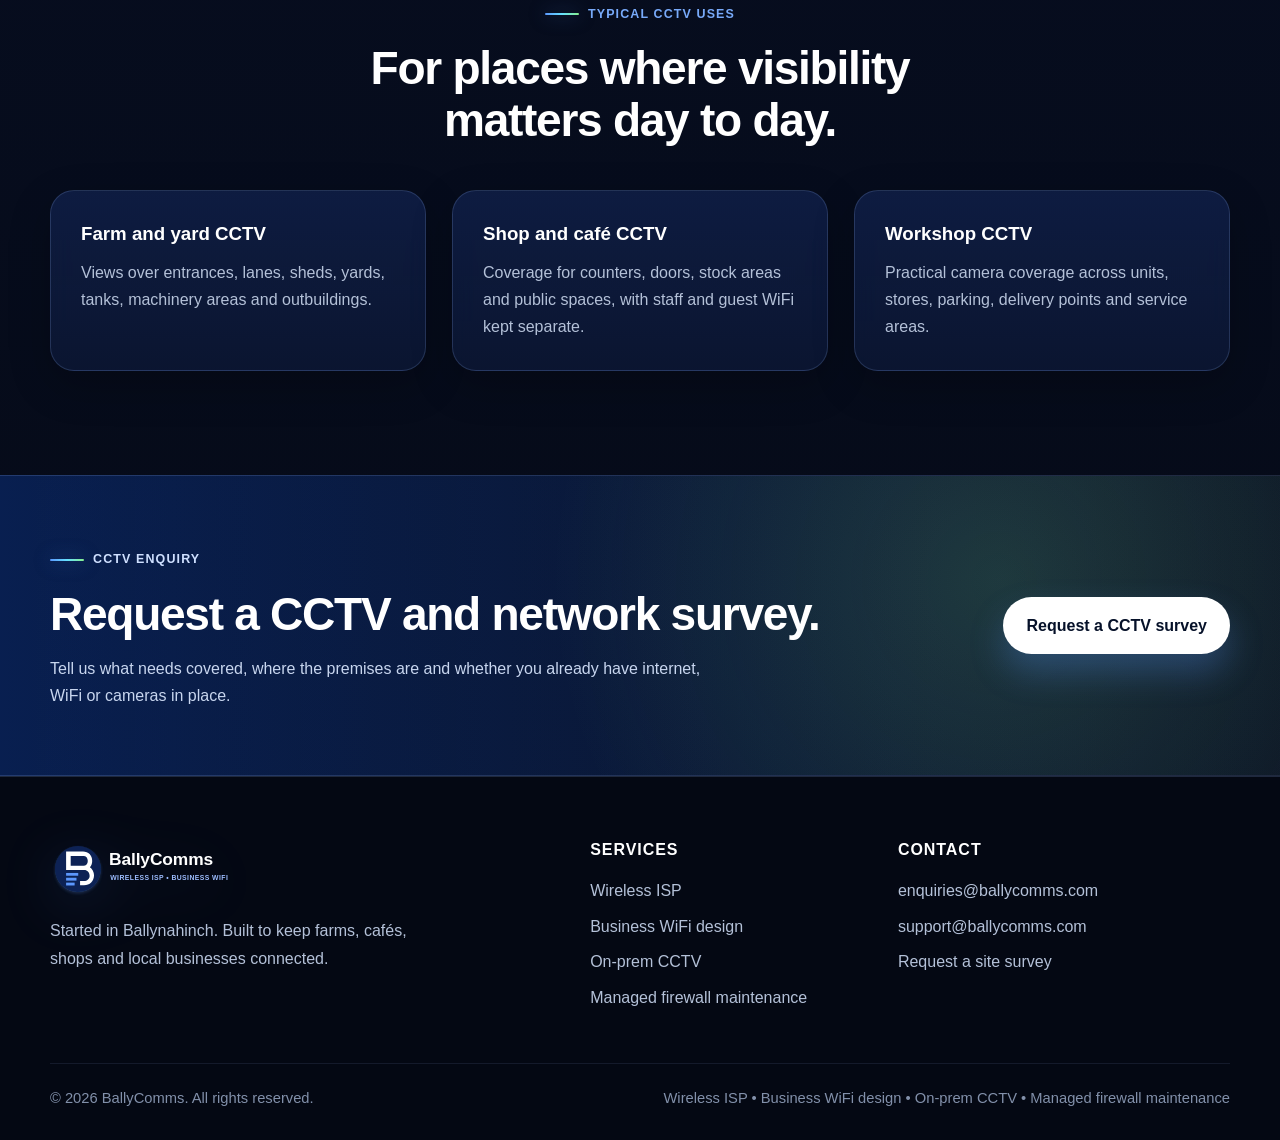
<file: cctv.html>
<!doctype html>
<html lang="en-GB">
<head>
  <meta charset="utf-8" />
  <meta name="viewport" content="width=device-width, initial-scale=1" />
  <meta name="theme-color" content="#071a2d" />
  <link rel="icon" href="assets/favicon.svg" type="image/svg+xml" />
  <link rel="preconnect" href="https://fonts.gstatic.com" crossorigin>
  <link rel="stylesheet" href="styles.css" />
  <meta name="description" content="On-prem CCTV design and installation from BallyComms for farms, cafés, shops, yards and local businesses around Ballynahinch and County Down." />
  <title>On-Prem CCTV | BallyComms</title>
</head>
<body>
  <a class="skip-link" href="#main">Skip to content</a>
  <header class="site-header" data-header>
    <div class="container nav-shell">
      <a class="brand" href="index.html" aria-label="BallyComms home">
        <img src="assets/logo.svg" alt="BallyComms" />
      </a>
      <button class="nav-toggle" type="button" aria-expanded="false" aria-controls="site-nav" data-nav-toggle>
        <span class="sr-only">Toggle navigation</span>
        <span></span><span></span><span></span>
      </button>
      <nav id="site-nav" class="site-nav" aria-label="Main navigation" data-nav>
          <a class="" href="index.html">Home</a>
          <a class="" href="wireless-isp.html">Wireless ISP</a>
          <a class="" href="business-wifi.html">Business WiFi</a>
          <a class="active" href="cctv.html">CCTV</a>
          <a class="" href="sectors.html">Who we help</a>
          <a class="" href="about.html">About</a>
          <a class="" href="contact.html">Contact</a>
          <a class="nav-cta" href="contact.html">Request survey</a>
      </nav>
    </div>
  </header>
  <main id="main">
    <section class="page-hero cctv-hero">
      <div class="container page-hero-grid">
        <div class="reveal">
          <p class="eyebrow">On-prem CCTV</p>
          <h1>CCTV designed as part of the network, not added as an afterthought.</h1>
          <p class="lead">BallyComms can design and install on-prem CCTV for farms, cafés, shops, yards and small business premises that need local recording and a tidy network setup.</p>
          <div class="hero-actions"><a class="button primary" href="contact.html">Request a CCTV survey</a><a class="button secondary" href="business-wifi.html">View business WiFi</a></div>
        </div>
        <div class="support-stack reveal delay-1"><span>Camera placement</span><span>Local NVR recording</span><span>PoE network cabling</span><span>Secure remote access</span><span>Firewall maintenance</span></div>
      </div>
    </section>

    <section class="section-pad">
      <div class="container">
        <div class="section-heading centred reveal"><p class="eyebrow">Focused CCTV installs</p><h2>Useful coverage, local recording and sensible access.</h2></div>
        <div class="cards three reveal delay-1">
          <article><span class="card-icon">🎥</span><h3>Camera layout</h3><p>Camera locations planned around entrances, yards, counters, stock areas and the places that actually need to be seen.</p></article>
          <article><span class="card-icon">💾</span><h3>On-site recording</h3><p>Local NVR recording for businesses that want footage kept on the premises rather than relying only on cloud services.</p></article>
          <article><span class="card-icon">🔐</span><h3>Network-aware setup</h3><p>Cameras, recorder, remote access and firewall rules configured with the wider business network in mind.</p></article>
        </div>
      </div>
    </section>

    <section class="section-pad dark-panel-section">
      <div class="container dark-panel reveal">
        <div><p class="eyebrow light">Clear scope</p><h2>CCTV for business visibility, not a full alarm company promise.</h2><p>The focus is on practical on-prem CCTV systems: cameras, recorder, cabling, network configuration and remote access where suitable. It sits naturally beside business WiFi and fixed wireless because cameras depend on the same network being planned properly.</p></div>
        <div class="ticks"><span>Farmyards, entrances and outbuildings</span><span>Shops, cafés and counters</span><span>Workshops, stores and service areas</span><span>Local recording with secure access</span></div>
      </div>
    </section>

    <section class="section-pad light-section">
      <div class="container split-grid">
        <div class="section-heading reveal"><p class="eyebrow">How CCTV fits in</p><h2>The cameras are only part of the job.</h2></div>
        <div class="process-list reveal delay-1">
          <article><span class="step">01</span><div><h3>Walk the premises</h3><p>Identify what needs covered, where cameras can be mounted and where cabling or wireless links may be needed.</p></div></article>
          <article><span class="step">02</span><div><h3>Plan the network</h3><p>Decide how the cameras, recorder, router and remote access should be connected without cluttering the main business WiFi.</p></div></article>
          <article><span class="step">03</span><div><h3>Install and configure</h3><p>Fit the cameras, set up the recorder, configure access and check the views are useful before handover.</p></div></article>
          <article><span class="step">04</span><div><h3>Keep the edge maintained</h3><p>Where remote access is used, planned firewall and router maintenance helps reduce avoidable security and downtime issues.</p></div></article>
        </div>
      </div>
    </section>

    <section class="section-pad">
      <div class="container">
        <div class="section-heading centred reveal"><p class="eyebrow">Typical CCTV uses</p><h2>For places where visibility matters day to day.</h2></div>
        <div class="cards three reveal delay-1">
          <article><h3>Farm and yard CCTV</h3><p>Views over entrances, lanes, sheds, yards, tanks, machinery areas and outbuildings.</p></article>
          <article><h3>Shop and café CCTV</h3><p>Coverage for counters, doors, stock areas and public spaces, with staff and guest WiFi kept separate.</p></article>
          <article><h3>Workshop CCTV</h3><p>Practical camera coverage across units, stores, parking, delivery points and service areas.</p></article>
        </div>
      </div>
    </section>

    <section class="cta-band"><div class="container cta-grid"><div><p class="eyebrow">CCTV enquiry</p><h2>Request a CCTV and network survey.</h2><p class="cta-note">Tell us what needs covered, where the premises are and whether you already have internet, WiFi or cameras in place.</p></div><a class="button primary inverse" href="contact.html">Request a CCTV survey</a></div></section>
  </main>
  <footer class="site-footer">
    <div class="container footer-grid">
      <div class="footer-brand-block">
        <a class="footer-logo" href="index.html"><img src="assets/logo.svg" alt="BallyComms" /></a>
        <p>Started in Ballynahinch. Built to keep farms, cafés, shops and local businesses connected.</p>
      </div>
      <div class="footer-col">
        <h2>Services</h2>
        <a href="wireless-isp.html">Wireless ISP</a>
        <a href="business-wifi.html">Business WiFi design</a>
        <a href="cctv.html">On-prem CCTV</a>
        <a href="business-wifi.html#firewall">Managed firewall maintenance</a>
      </div>
      <div class="footer-col">
        <h2>Contact</h2>
        <a href="mailto:enquiries@ballycomms.com">enquiries@ballycomms.com</a>
        <a href="mailto:support@ballycomms.com">support@ballycomms.com</a>
        <a href="contact.html">Request a site survey</a>
      </div>
    </div>
    <div class="container footer-bottom">
      <span>© <span data-year></span> BallyComms. All rights reserved.</span>
      <span>Wireless ISP • Business WiFi design • On-prem CCTV • Managed firewall maintenance</span>
    </div>
  </footer>
  <script src="script.js"></script>
</body>
</html>
</file>
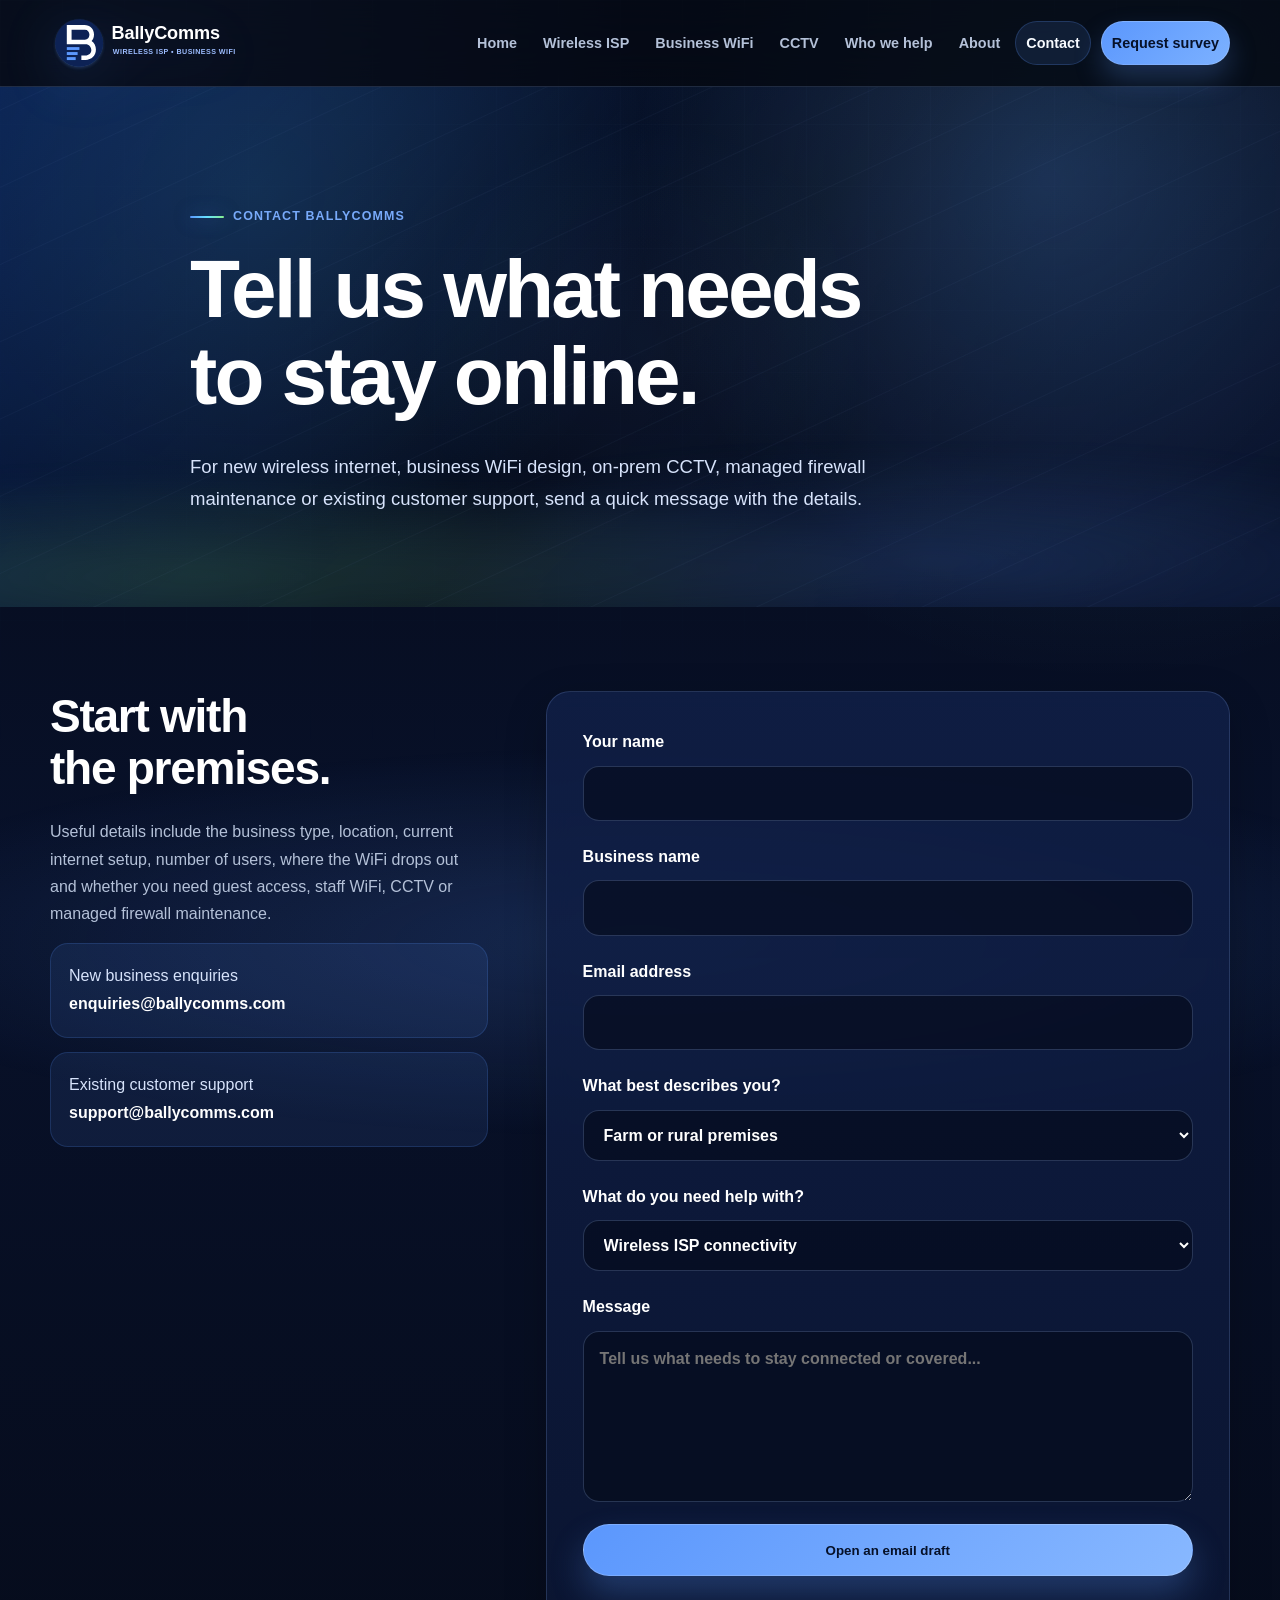
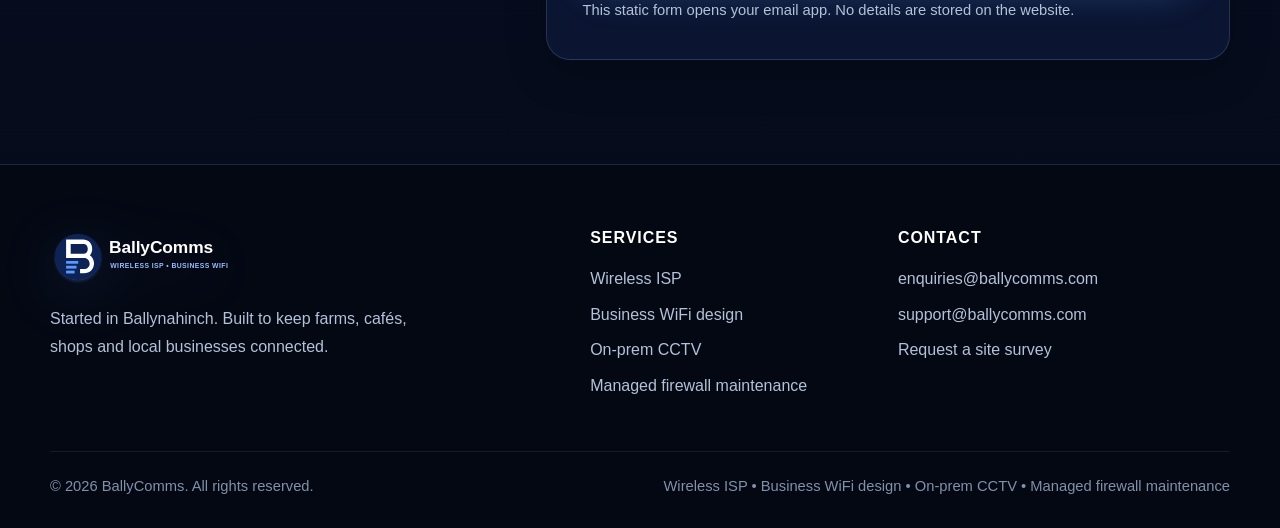
<file: contact.html>
<!doctype html>
<html lang="en-GB">
<head>
  <meta charset="utf-8" />
  <meta name="viewport" content="width=device-width, initial-scale=1" />
  <meta name="theme-color" content="#071a2d" />
  <link rel="icon" href="assets/favicon.svg" type="image/svg+xml" />
  <link rel="preconnect" href="https://fonts.gstatic.com" crossorigin>
  <link rel="stylesheet" href="styles.css" />
  <meta name="description" content="Contact BallyComms for wireless ISP connectivity, business WiFi design, on-prem CCTV, managed firewall maintenance or existing customer support." />
  <title>Contact | BallyComms</title>
</head>
<body>
  <a class="skip-link" href="#main">Skip to content</a>
  <header class="site-header" data-header>
    <div class="container nav-shell">
      <a class="brand" href="index.html" aria-label="BallyComms home">
        <img src="assets/logo.svg" alt="BallyComms" />
      </a>
      <button class="nav-toggle" type="button" aria-expanded="false" aria-controls="site-nav" data-nav-toggle>
        <span class="sr-only">Toggle navigation</span>
        <span></span><span></span><span></span>
      </button>
      <nav id="site-nav" class="site-nav" aria-label="Main navigation" data-nav>
          <a class="" href="index.html">Home</a>
          <a class="" href="wireless-isp.html">Wireless ISP</a>
          <a class="" href="business-wifi.html">Business WiFi</a>
          <a class="" href="cctv.html">CCTV</a>
          <a class="" href="sectors.html">Who we help</a>
          <a class="" href="about.html">About</a>
          <a class="active" href="contact.html">Contact</a>
          <a class="nav-cta" href="contact.html">Request survey</a>
      </nav>
    </div>
  </header>
  <main id="main">
    <section class="page-hero contact-hero">
      <div class="container narrow-hero reveal">
        <p class="eyebrow">Contact BallyComms</p>
        <h1>Tell us what needs to stay online.</h1>
        <p class="lead">For new wireless internet, business WiFi design, on-prem CCTV, managed firewall maintenance or existing customer support, send a quick message with the details.</p>
      </div>
    </section>

    <section class="section-pad contact-section">
      <div class="container contact-grid">
        <div class="contact-copy reveal">
          <h2>Start with the premises.</h2>
          <p>Useful details include the business type, location, current internet setup, number of users, where the WiFi drops out and whether you need guest access, staff WiFi, CCTV or managed firewall maintenance.</p>
          <div class="contact-cards">
            <a href="mailto:enquiries@ballycomms.com"><span>New business enquiries</span><strong>enquiries@ballycomms.com</strong></a>
            <a href="mailto:support@ballycomms.com"><span>Existing customer support</span><strong>support@ballycomms.com</strong></a>
          </div>
        </div>
        <form class="contact-form reveal delay-1" data-contact-form>
          <label>Your name<input type="text" name="name" autocomplete="name" required></label>
          <label>Business name<input type="text" name="business" autocomplete="organization"></label>
          <label>Email address<input type="email" name="email" autocomplete="email" required></label>
          <label>What best describes you?
            <select name="businessType" required>
              <option value="Farm or rural premises">Farm or rural premises</option>
              <option value="Café, shop or hospitality">Café, shop or hospitality</option>
              <option value="Workshop or trade unit">Workshop or trade unit</option>
              <option value="Office or professional services">Office or professional services</option>
              <option value="Other business">Other business</option>
            </select>
          </label>
          <label>What do you need help with?
            <select name="topic" required>
              <option value="Wireless ISP connectivity">Wireless ISP connectivity</option>
              <option value="Business WiFi design">Business WiFi design</option>
              <option value="On-prem CCTV">On-prem CCTV</option>
              <option value="Managed firewall maintenance">Managed firewall maintenance</option>
              <option value="Existing customer support">Existing customer support</option>
            </select>
          </label>
          <label>Message<textarea name="message" rows="6" placeholder="Tell us what needs to stay connected or covered..." required></textarea></label>
          <button class="button primary" type="submit">Open an email draft</button>
          <p class="form-note">This static form opens your email app. No details are stored on the website.</p>
        </form>
      </div>
    </section>
  </main>
  <footer class="site-footer">
    <div class="container footer-grid">
      <div class="footer-brand-block">
        <a class="footer-logo" href="index.html"><img src="assets/logo.svg" alt="BallyComms" /></a>
        <p>Started in Ballynahinch. Built to keep farms, cafés, shops and local businesses connected.</p>
      </div>
      <div class="footer-col">
        <h2>Services</h2>
        <a href="wireless-isp.html">Wireless ISP</a>
        <a href="business-wifi.html">Business WiFi design</a>
        <a href="cctv.html">On-prem CCTV</a>
        <a href="business-wifi.html#firewall">Managed firewall maintenance</a>
      </div>
      <div class="footer-col">
        <h2>Contact</h2>
        <a href="mailto:enquiries@ballycomms.com">enquiries@ballycomms.com</a>
        <a href="mailto:support@ballycomms.com">support@ballycomms.com</a>
        <a href="contact.html">Request a site survey</a>
      </div>
    </div>
    <div class="container footer-bottom">
      <span>© <span data-year></span> BallyComms. All rights reserved.</span>
      <span>Wireless ISP • Business WiFi design • On-prem CCTV • Managed firewall maintenance</span>
    </div>
  </footer>
  <script src="script.js"></script>
</body>
</html>
</file>
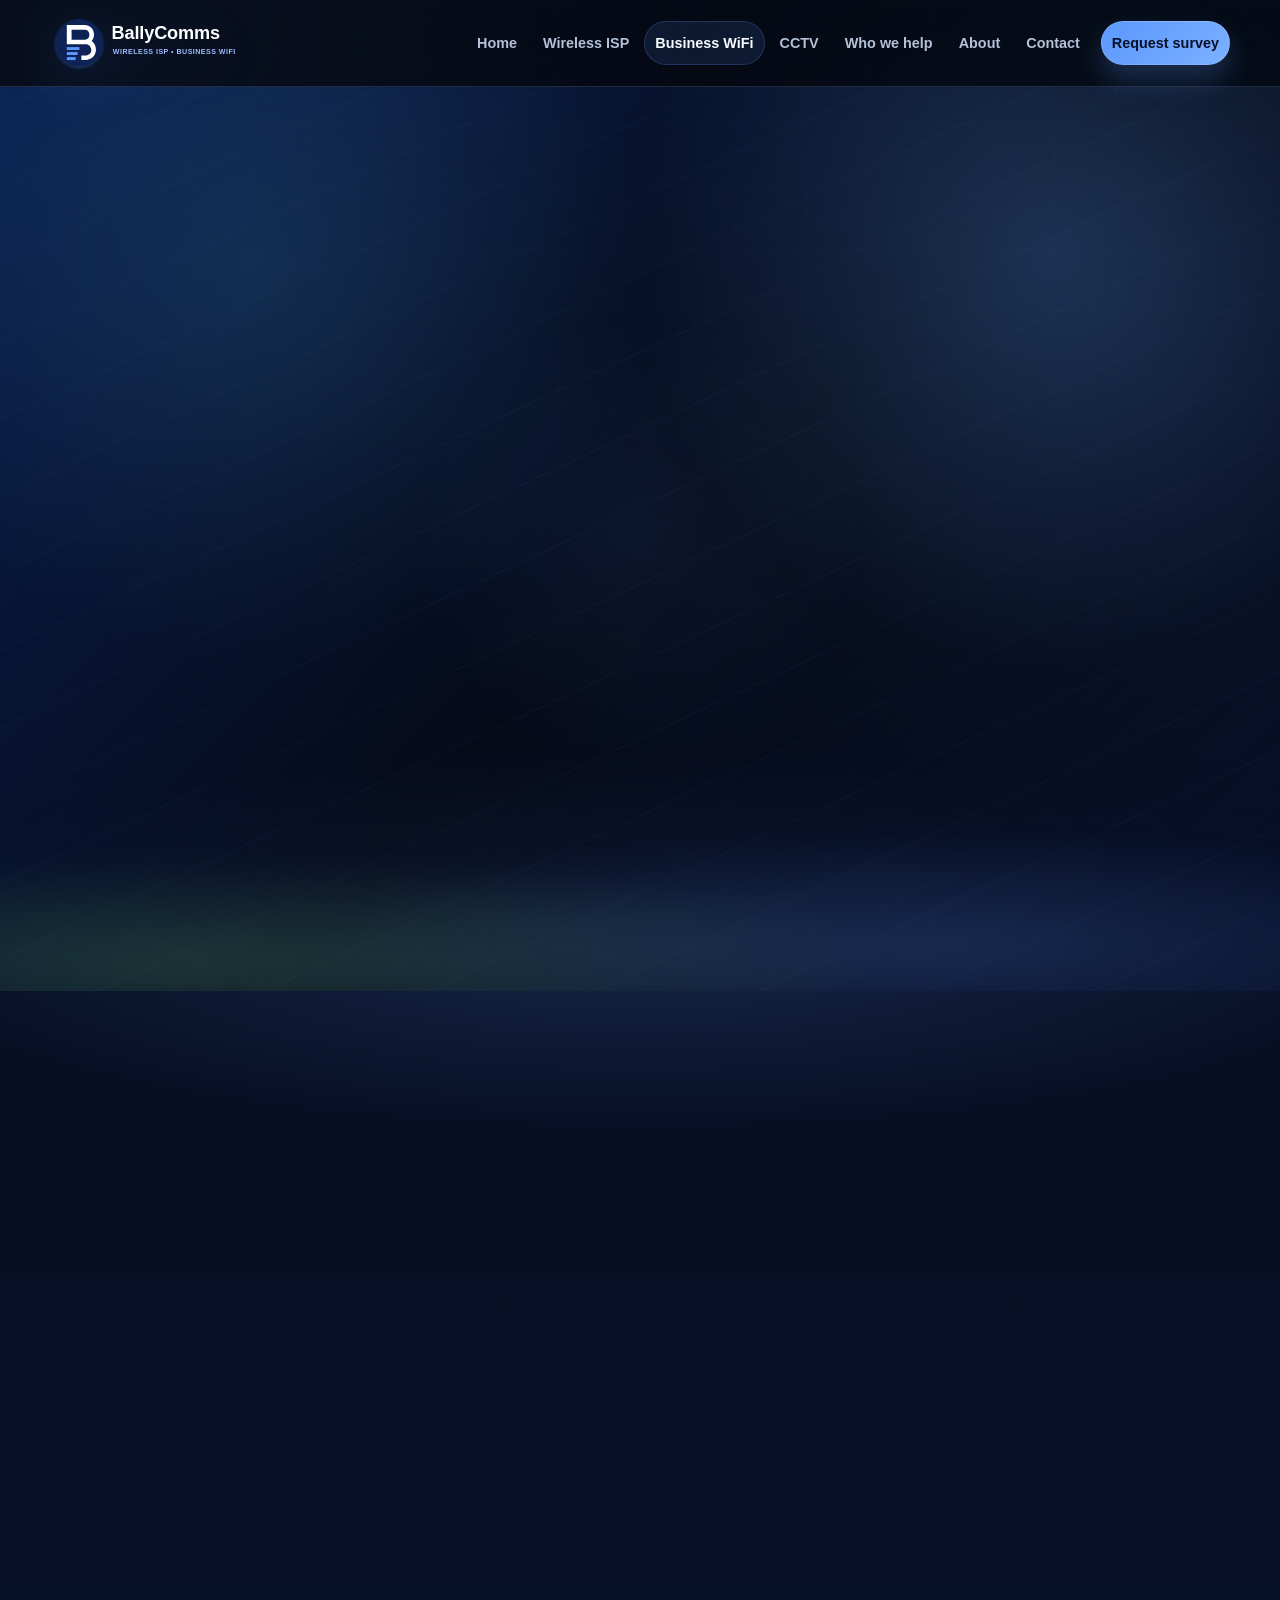
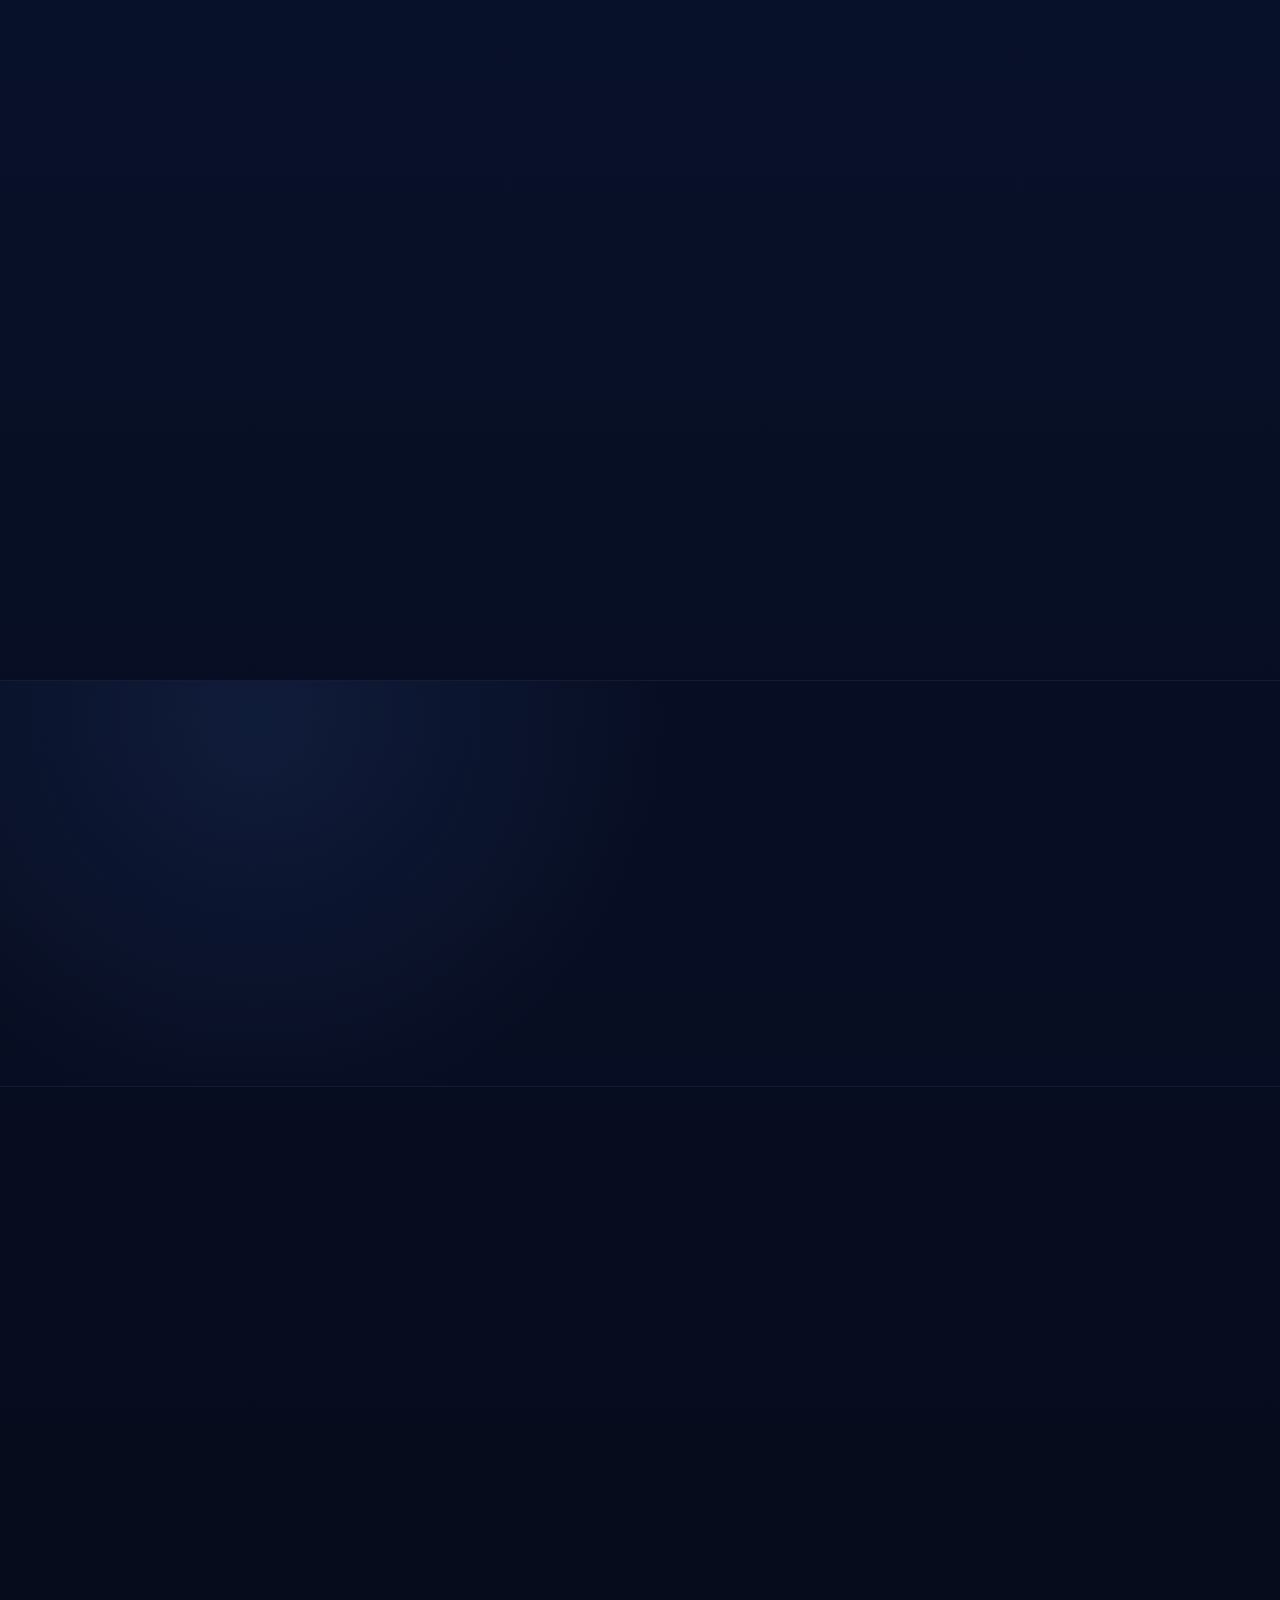
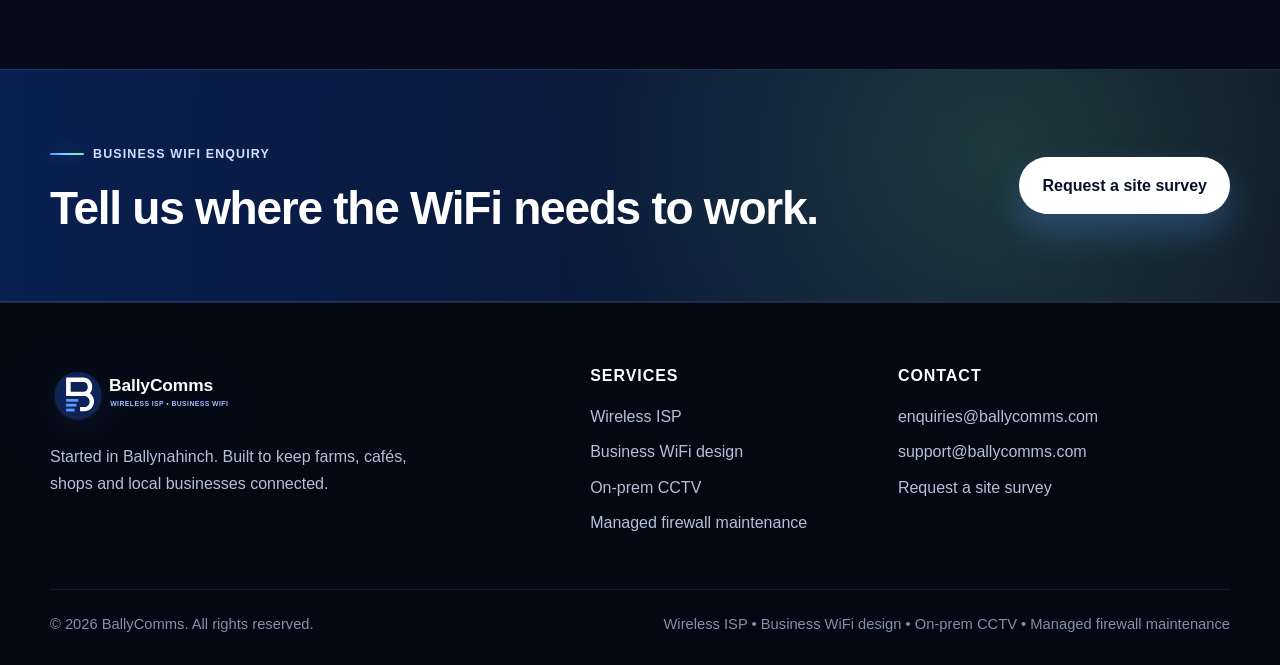
<file: managed-it.html>
<!doctype html>
<html lang="en-GB">
<head>
  <meta charset="utf-8" />
  <meta name="viewport" content="width=device-width, initial-scale=1" />
  <meta http-equiv="refresh" content="0; url=business-wifi.html" />
  <link rel="canonical" href="business-wifi.html" />
  <title>Business WiFi Design | BallyComms</title>
</head>
<body>
  <p>This page has moved to <a href="business-wifi.html">Business WiFi Design</a>.</p>
</body>
</html>
</file>
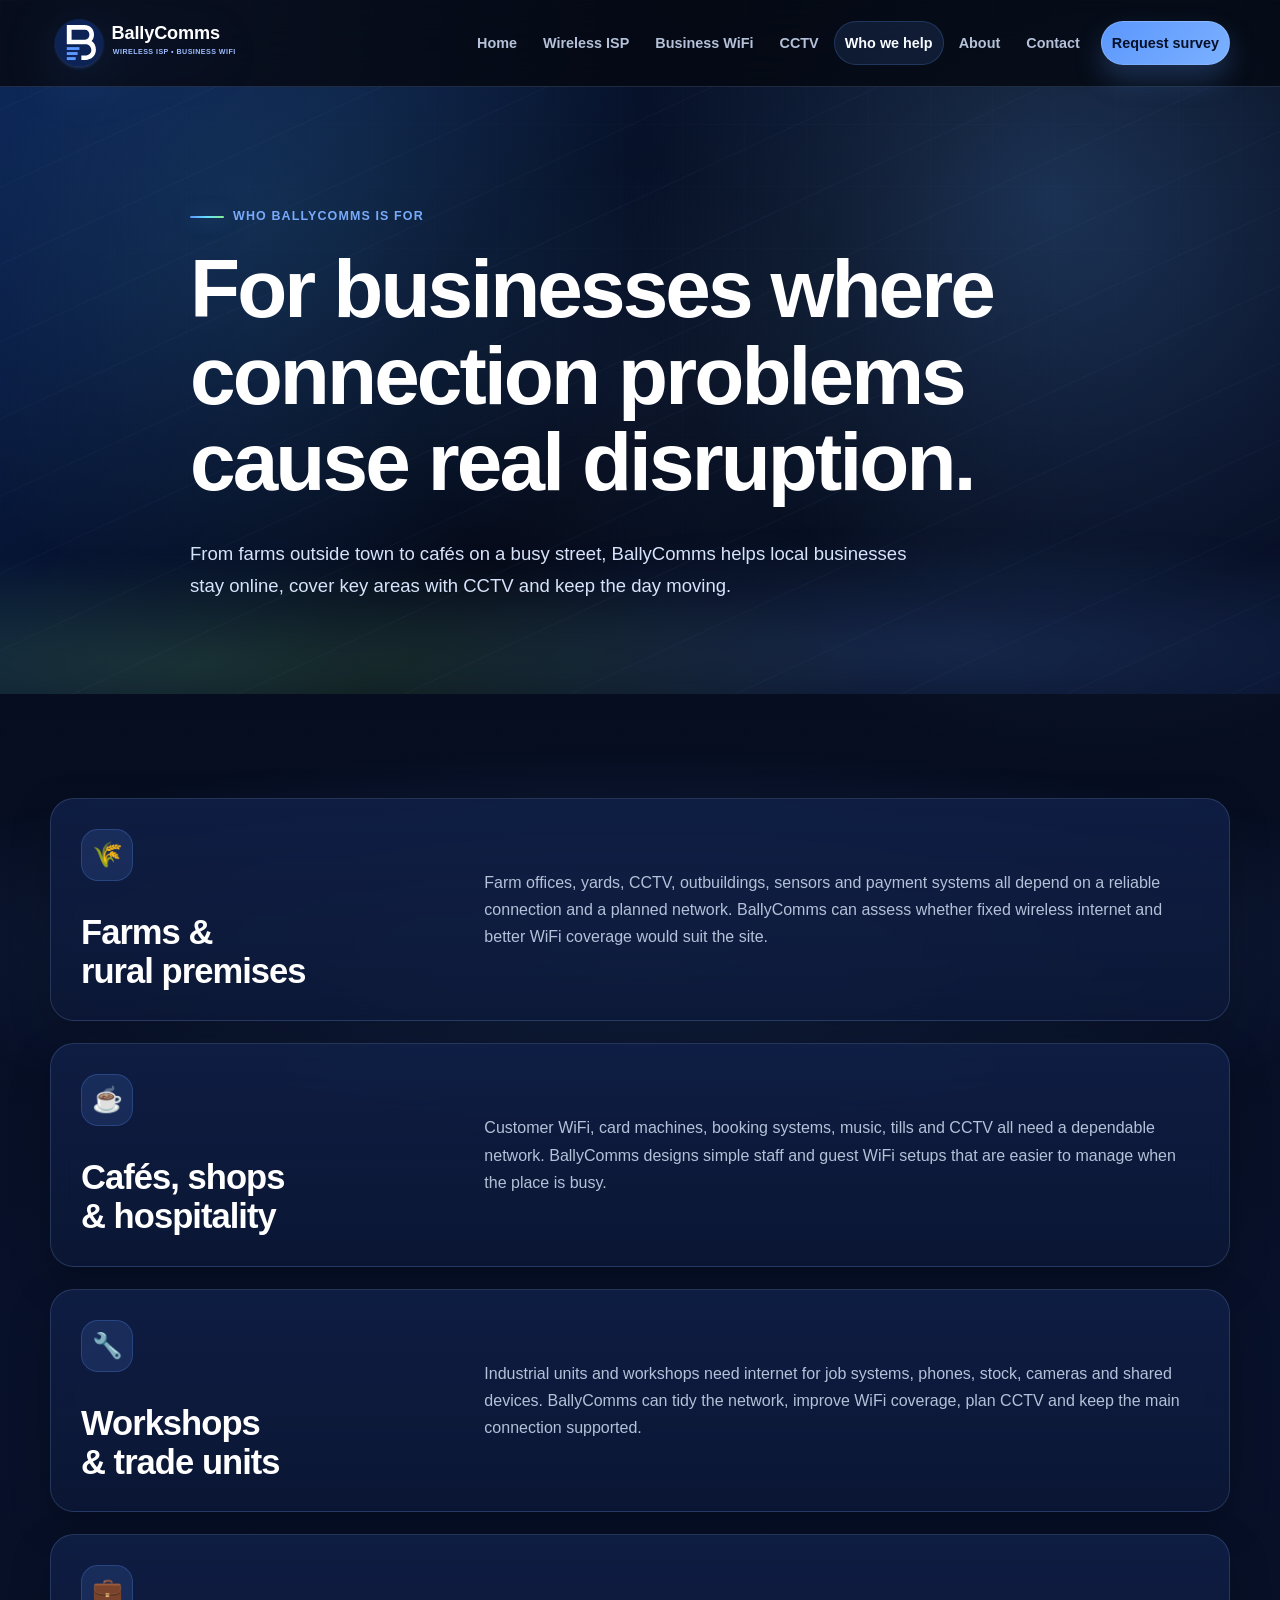
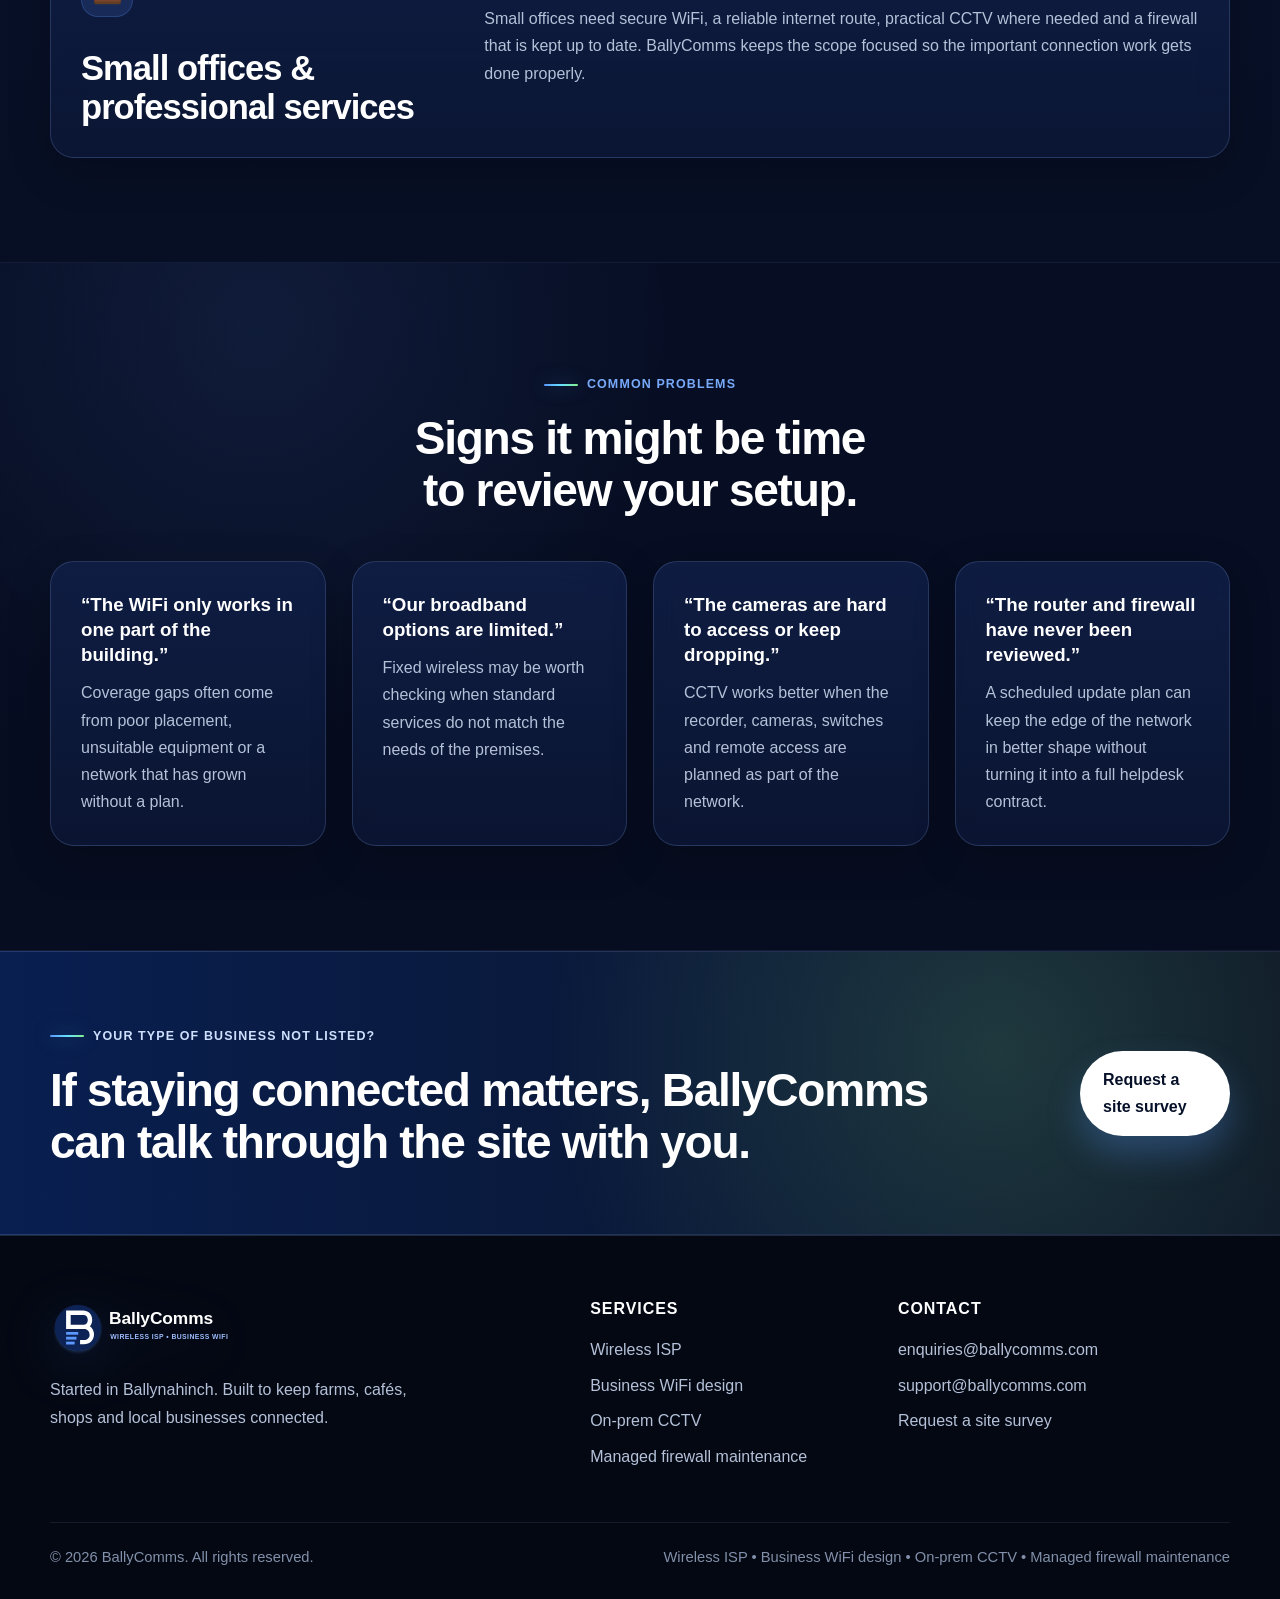
<file: sectors.html>
<!doctype html>
<html lang="en-GB">
<head>
  <meta charset="utf-8" />
  <meta name="viewport" content="width=device-width, initial-scale=1" />
  <meta name="theme-color" content="#071a2d" />
  <link rel="icon" href="assets/favicon.svg" type="image/svg+xml" />
  <link rel="preconnect" href="https://fonts.gstatic.com" crossorigin>
  <link rel="stylesheet" href="styles.css" />
  <meta name="description" content="Wireless ISP connectivity, business WiFi design and on-prem CCTV for farms, cafés, shops, workshops, offices and local businesses." />
  <title>Who We Help | BallyComms</title>
</head>
<body>
  <a class="skip-link" href="#main">Skip to content</a>
  <header class="site-header" data-header>
    <div class="container nav-shell">
      <a class="brand" href="index.html" aria-label="BallyComms home">
        <img src="assets/logo.svg" alt="BallyComms" />
      </a>
      <button class="nav-toggle" type="button" aria-expanded="false" aria-controls="site-nav" data-nav-toggle>
        <span class="sr-only">Toggle navigation</span>
        <span></span><span></span><span></span>
      </button>
      <nav id="site-nav" class="site-nav" aria-label="Main navigation" data-nav>
          <a class="" href="index.html">Home</a>
          <a class="" href="wireless-isp.html">Wireless ISP</a>
          <a class="" href="business-wifi.html">Business WiFi</a>
          <a class="" href="cctv.html">CCTV</a>
          <a class="active" href="sectors.html">Who we help</a>
          <a class="" href="about.html">About</a>
          <a class="" href="contact.html">Contact</a>
          <a class="nav-cta" href="contact.html">Request survey</a>
      </nav>
    </div>
  </header>
  <main id="main">
    <section class="page-hero sectors-hero">
      <div class="container narrow-hero reveal">
        <p class="eyebrow">Who BallyComms is for</p>
        <h1>For businesses where connection problems cause real disruption.</h1>
        <p class="lead">From farms outside town to cafés on a busy street, BallyComms helps local businesses stay online, cover key areas with CCTV and keep the day moving.</p>
      </div>
    </section>

    <section class="section-pad">
      <div class="container sector-list">
        <article class="sector-row reveal"><div><span class="sector-icon">🌾</span><h2>Farms & rural premises</h2></div><p>Farm offices, yards, CCTV, outbuildings, sensors and payment systems all depend on a reliable connection and a planned network. BallyComms can assess whether fixed wireless internet and better WiFi coverage would suit the site.</p></article>
        <article class="sector-row reveal"><div><span class="sector-icon">☕</span><h2>Cafés, shops & hospitality</h2></div><p>Customer WiFi, card machines, booking systems, music, tills and CCTV all need a dependable network. BallyComms designs simple staff and guest WiFi setups that are easier to manage when the place is busy.</p></article>
        <article class="sector-row reveal"><div><span class="sector-icon">🔧</span><h2>Workshops & trade units</h2></div><p>Industrial units and workshops need internet for job systems, phones, stock, cameras and shared devices. BallyComms can tidy the network, improve WiFi coverage, plan CCTV and keep the main connection supported.</p></article>
        <article class="sector-row reveal"><div><span class="sector-icon">💼</span><h2>Small offices & professional services</h2></div><p>Small offices need secure WiFi, a reliable internet route, practical CCTV where needed and a firewall that is kept up to date. BallyComms keeps the scope focused so the important connection work gets done properly.</p></article>
      </div>
    </section>

    <section class="section-pad light-section">
      <div class="container">
        <div class="section-heading centred reveal"><p class="eyebrow">Common problems</p><h2>Signs it might be time to review your setup.</h2></div>
        <div class="cards four reveal delay-1">
          <article><h3>“The WiFi only works in one part of the building.”</h3><p>Coverage gaps often come from poor placement, unsuitable equipment or a network that has grown without a plan.</p></article>
          <article><h3>“Our broadband options are limited.”</h3><p>Fixed wireless may be worth checking when standard services do not match the needs of the premises.</p></article>
          <article><h3>“The cameras are hard to access or keep dropping.”</h3><p>CCTV works better when the recorder, cameras, switches and remote access are planned as part of the network.</p></article>
          <article><h3>“The router and firewall have never been reviewed.”</h3><p>A scheduled update plan can keep the edge of the network in better shape without turning it into a full helpdesk contract.</p></article>
        </div>
      </div>
    </section>

    <section class="cta-band"><div class="container cta-grid"><div><p class="eyebrow">Your type of business not listed?</p><h2>If staying connected matters, BallyComms can talk through the site with you.</h2></div><a class="button primary inverse" href="contact.html">Request a site survey</a></div></section>
  </main>
  <footer class="site-footer">
    <div class="container footer-grid">
      <div class="footer-brand-block">
        <a class="footer-logo" href="index.html"><img src="assets/logo.svg" alt="BallyComms" /></a>
        <p>Started in Ballynahinch. Built to keep farms, cafés, shops and local businesses connected.</p>
      </div>
      <div class="footer-col">
        <h2>Services</h2>
        <a href="wireless-isp.html">Wireless ISP</a>
        <a href="business-wifi.html">Business WiFi design</a>
        <a href="cctv.html">On-prem CCTV</a>
        <a href="business-wifi.html#firewall">Managed firewall maintenance</a>
      </div>
      <div class="footer-col">
        <h2>Contact</h2>
        <a href="mailto:enquiries@ballycomms.com">enquiries@ballycomms.com</a>
        <a href="mailto:support@ballycomms.com">support@ballycomms.com</a>
        <a href="contact.html">Request a site survey</a>
      </div>
    </div>
    <div class="container footer-bottom">
      <span>© <span data-year></span> BallyComms. All rights reserved.</span>
      <span>Wireless ISP • Business WiFi design • On-prem CCTV • Managed firewall maintenance</span>
    </div>
  </footer>
  <script src="script.js"></script>
</body>
</html>
</file>
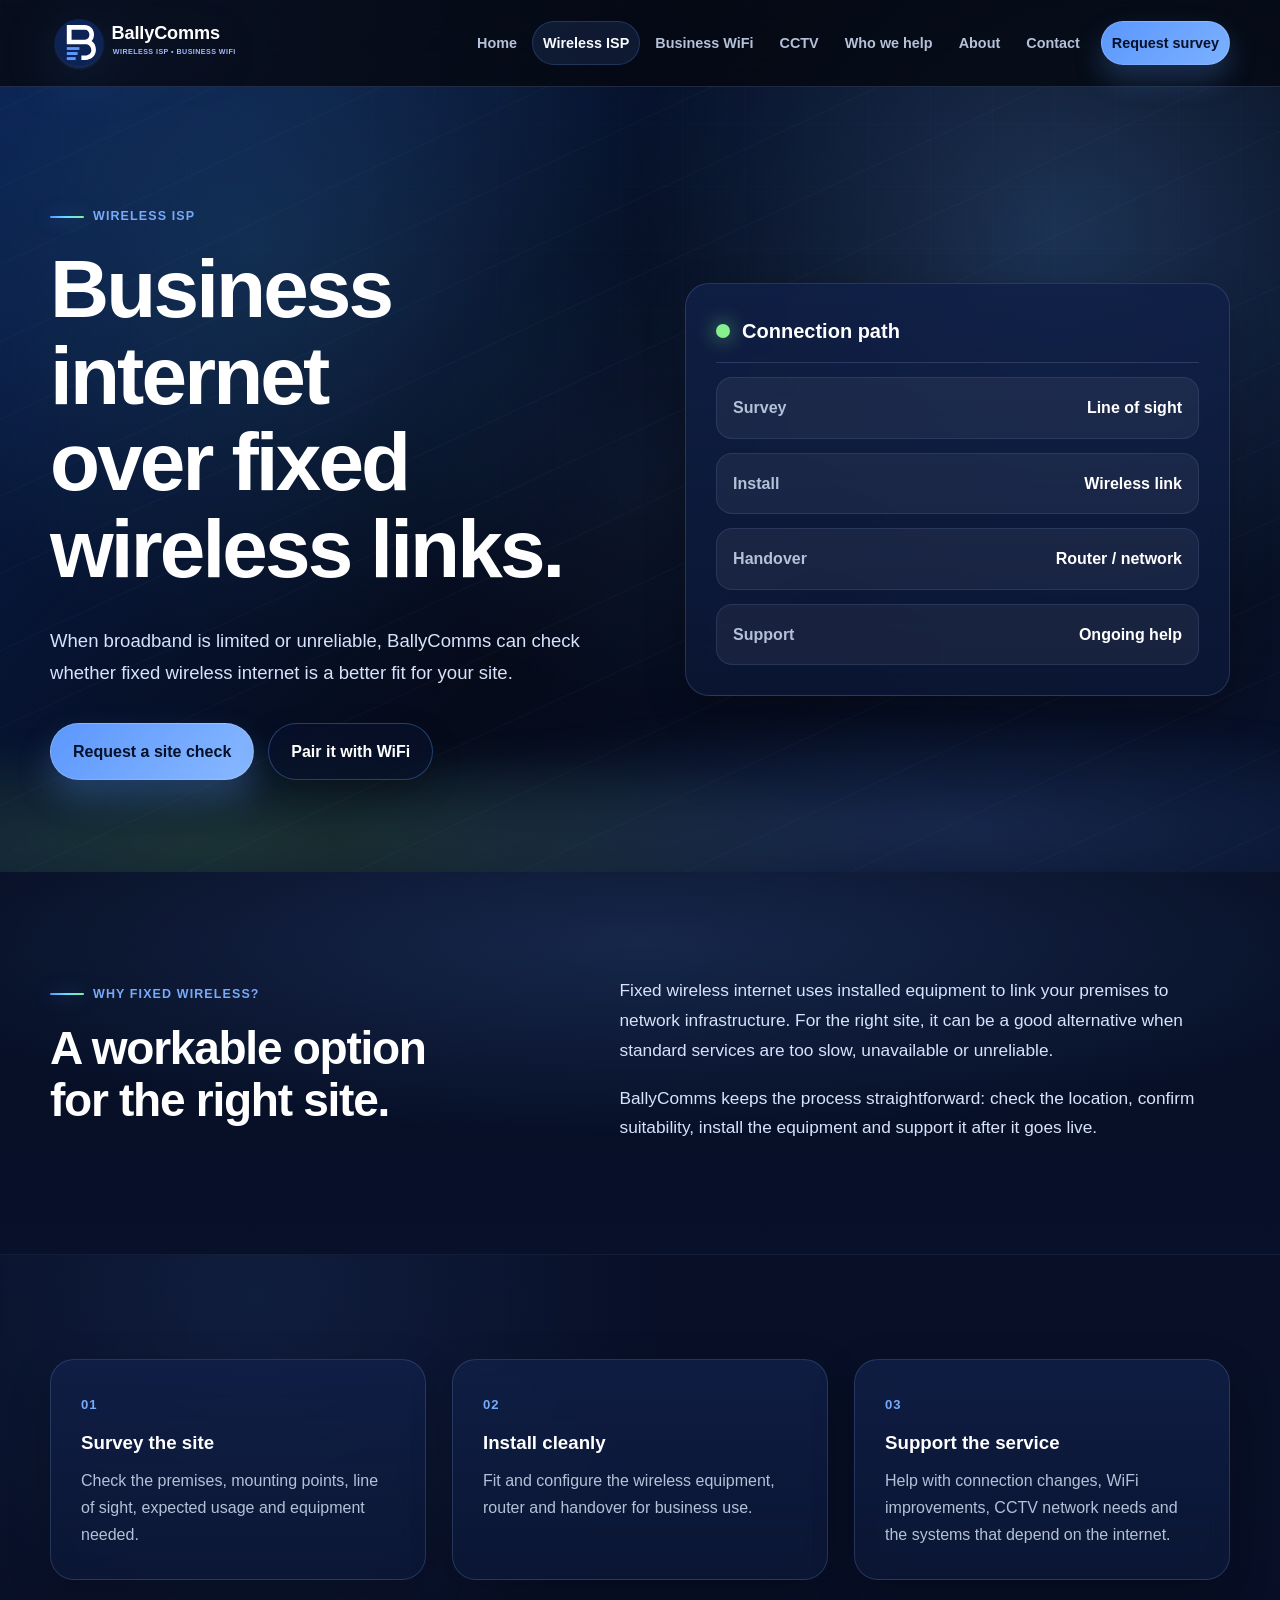
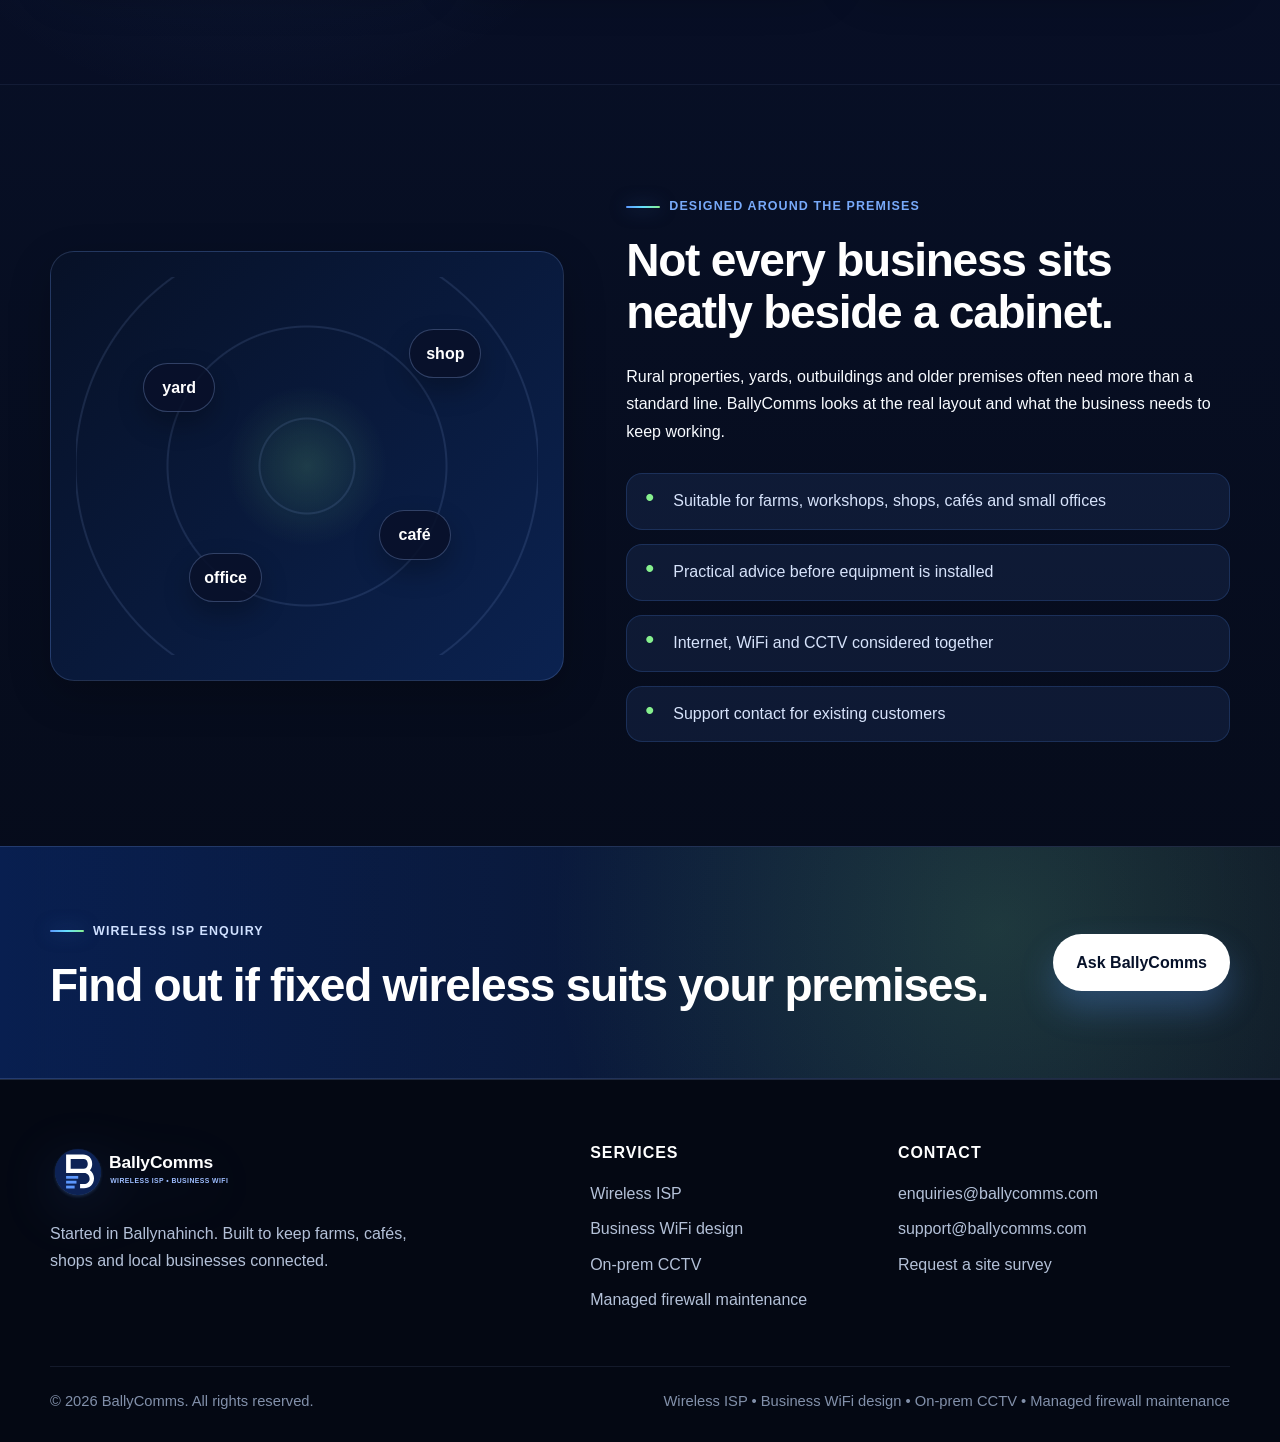
<file: wireless-isp.html>
<!doctype html>
<html lang="en-GB">
<head>
  <meta charset="utf-8" />
  <meta name="viewport" content="width=device-width, initial-scale=1" />
  <meta name="theme-color" content="#071a2d" />
  <link rel="icon" href="assets/favicon.svg" type="image/svg+xml" />
  <link rel="preconnect" href="https://fonts.gstatic.com" crossorigin>
  <link rel="stylesheet" href="styles.css" />
  <meta name="description" content="Wireless ISP connectivity from BallyComms for farms, cafés, shops, offices and businesses needing reliable fixed wireless internet for WiFi, CCTV and daily operations." />
  <title>Wireless ISP | BallyComms</title>
</head>
<body>
  <a class="skip-link" href="#main">Skip to content</a>
  <header class="site-header" data-header>
    <div class="container nav-shell">
      <a class="brand" href="index.html" aria-label="BallyComms home">
        <img src="assets/logo.svg" alt="BallyComms" />
      </a>
      <button class="nav-toggle" type="button" aria-expanded="false" aria-controls="site-nav" data-nav-toggle>
        <span class="sr-only">Toggle navigation</span>
        <span></span><span></span><span></span>
      </button>
      <nav id="site-nav" class="site-nav" aria-label="Main navigation" data-nav>
          <a class="" href="index.html">Home</a>
          <a class="active" href="wireless-isp.html">Wireless ISP</a>
          <a class="" href="business-wifi.html">Business WiFi</a>
          <a class="" href="cctv.html">CCTV</a>
          <a class="" href="sectors.html">Who we help</a>
          <a class="" href="about.html">About</a>
          <a class="" href="contact.html">Contact</a>
          <a class="nav-cta" href="contact.html">Request survey</a>
      </nav>
    </div>
  </header>
  <main id="main">
    <section class="page-hero wireless-hero">
      <div class="container page-hero-grid">
        <div class="reveal">
          <p class="eyebrow">Wireless ISP</p>
          <h1>Business internet over fixed wireless links.</h1>
          <p class="lead">When broadband is limited or unreliable, BallyComms can check whether fixed wireless internet is a better fit for your site.</p>
          <div class="hero-actions"><a class="button primary" href="contact.html">Request a site check</a><a class="button secondary" href="business-wifi.html">Pair it with WiFi</a></div>
        </div>
        <div class="mini-dashboard reveal delay-1">
          <div class="dash-head"><span></span><strong>Connection path</strong></div>
          <div class="dash-row"><span>Survey</span><b>Line of sight</b></div>
          <div class="dash-row"><span>Install</span><b>Wireless link</b></div>
          <div class="dash-row"><span>Handover</span><b>Router / network</b></div>
          <div class="dash-row"><span>Support</span><b>Ongoing help</b></div>
        </div>
      </div>
    </section>

    <section class="section-pad">
      <div class="container two-col">
        <div class="section-heading reveal">
          <p class="eyebrow">Why fixed wireless?</p>
          <h2>A workable option for the right site.</h2>
        </div>
        <div class="rich-copy reveal delay-1">
          <p>Fixed wireless internet uses installed equipment to link your premises to network infrastructure. For the right site, it can be a good alternative when standard services are too slow, unavailable or unreliable.</p>
          <p>BallyComms keeps the process straightforward: check the location, confirm suitability, install the equipment and support it after it goes live.</p>
        </div>
      </div>
    </section>

    <section class="section-pad light-section">
      <div class="container">
        <div class="cards three reveal">
          <article><span class="step">01</span><h3>Survey the site</h3><p>Check the premises, mounting points, line of sight, expected usage and equipment needed.</p></article>
          <article><span class="step">02</span><h3>Install cleanly</h3><p>Fit and configure the wireless equipment, router and handover for business use.</p></article>
          <article><span class="step">03</span><h3>Support the service</h3><p>Help with connection changes, WiFi improvements, CCTV network needs and the systems that depend on the internet.</p></article>
        </div>
      </div>
    </section>

    <section class="section-pad split-feature">
      <div class="container split-grid">
        <div class="feature-visual rural-card reveal">
          <span class="pin p1">yard</span><span class="pin p2">shop</span><span class="pin p3">office</span><span class="pin p4">café</span>
        </div>
        <div class="reveal delay-1">
          <p class="eyebrow">Designed around the premises</p>
          <h2>Not every business sits neatly beside a cabinet.</h2>
          <p>Rural properties, yards, outbuildings and older premises often need more than a standard line. BallyComms looks at the real layout and what the business needs to keep working.</p>
          <ul class="check-list">
            <li>Suitable for farms, workshops, shops, cafés and small offices</li>
            <li>Practical advice before equipment is installed</li>
            <li>Internet, WiFi and CCTV considered together</li>
            <li>Support contact for existing customers</li>
          </ul>
        </div>
      </div>
    </section>

    <section class="cta-band"><div class="container cta-grid"><div><p class="eyebrow">Wireless ISP enquiry</p><h2>Find out if fixed wireless suits your premises.</h2></div><a class="button primary inverse" href="contact.html">Ask BallyComms</a></div></section>
  </main>
  <footer class="site-footer">
    <div class="container footer-grid">
      <div class="footer-brand-block">
        <a class="footer-logo" href="index.html"><img src="assets/logo.svg" alt="BallyComms" /></a>
        <p>Started in Ballynahinch. Built to keep farms, cafés, shops and local businesses connected.</p>
      </div>
      <div class="footer-col">
        <h2>Services</h2>
        <a href="wireless-isp.html">Wireless ISP</a>
        <a href="business-wifi.html">Business WiFi design</a>
        <a href="cctv.html">On-prem CCTV</a>
        <a href="business-wifi.html#firewall">Managed firewall maintenance</a>
      </div>
      <div class="footer-col">
        <h2>Contact</h2>
        <a href="mailto:enquiries@ballycomms.com">enquiries@ballycomms.com</a>
        <a href="mailto:support@ballycomms.com">support@ballycomms.com</a>
        <a href="contact.html">Request a site survey</a>
      </div>
    </div>
    <div class="container footer-bottom">
      <span>© <span data-year></span> BallyComms. All rights reserved.</span>
      <span>Wireless ISP • Business WiFi design • On-prem CCTV • Managed firewall maintenance</span>
    </div>
  </footer>
  <script src="script.js"></script>
</body>
</html>
</file>
<file: styles.css>
:root {
  --ink: #f8fbff;
  --muted: #b4c1d8;
  --soft: #d7e3fb;
  --night: #050914;
  --deep: #08112a;
  --navy: #092154;
  --panel: rgba(12, 24, 55, 0.78);
  --panel-solid: #0d1836;
  --panel-2: #101f47;
  --line: rgba(157, 189, 255, 0.18);
  --line-strong: rgba(91, 151, 253, 0.35);
  --blue: #5b97fd;
  --blue-2: #78aafa;
  --cyan: #66e1ff;
  --green: #86f08e;
  --amber: #f4c76e;
  --danger: #ff8d8d;
  --shadow: 0 30px 90px rgba(0, 0, 0, 0.42);
  --soft-shadow: 0 20px 55px rgba(0, 0, 0, 0.28);
  --radius-xl: 34px;
  --radius-lg: 24px;
  --radius-md: 16px;
  --max: 1180px;
  --font-sans: "Segoe UI", Roboto, "Helvetica Neue", Arial, sans-serif;
  --font-heading: "Segoe UI", Roboto, "Helvetica Neue", Arial, sans-serif;
}

* { box-sizing: border-box; }
html { scroll-behavior: smooth; }
body {
  margin: 0;
  font-family: var(--font-sans);
  color: var(--ink);
  background:
    radial-gradient(circle at 12% 0%, rgba(91, 151, 253, 0.18), transparent 35rem),
    radial-gradient(circle at 86% 8%, rgba(102, 225, 255, 0.12), transparent 32rem),
    linear-gradient(180deg, #050914 0%, #08112a 42%, #050914 100%);
  line-height: 1.72;
  -webkit-font-smoothing: antialiased;
  overflow-x: hidden;
}
body::before {
  content: "";
  position: fixed;
  inset: 0;
  pointer-events: none;
  z-index: -2;
  background:
    linear-gradient(rgba(157, 189, 255, 0.045) 1px, transparent 1px),
    linear-gradient(90deg, rgba(157, 189, 255, 0.045) 1px, transparent 1px);
  background-size: 62px 62px;
  mask-image: linear-gradient(180deg, #000, transparent 86%);
}
body::after {
  content: "";
  position: fixed;
  inset: auto -20% -28% -20%;
  height: 420px;
  pointer-events: none;
  z-index: -1;
  background: radial-gradient(ellipse at center, rgba(91, 151, 253, 0.18), transparent 66%);
}
body.nav-open { overflow: hidden; }
a { color: inherit; text-decoration: none; }
img, svg { max-width: 100%; display: block; }
p, h1, h2, h3 { margin-top: 0; }
p { line-height: 1.72; }
p:last-child { margin-bottom: 0; }
.container { width: min(calc(100% - 40px), var(--max)); margin: 0 auto; }
.section-pad { padding: 104px 0; }

.skip-link {
  position: absolute;
  left: 16px;
  top: 12px;
  z-index: 999;
  transform: translateY(-150%);
  background: var(--blue);
  color: #fff;
  padding: 10px 14px;
  border-radius: 999px;
  font-weight: 850;
}
.skip-link:focus { transform: translateY(0); }

.site-header {
  position: sticky;
  top: 0;
  z-index: 50;
  background: rgba(5, 9, 20, 0.72);
  backdrop-filter: blur(22px);
  border-bottom: 1px solid var(--line);
  transition: box-shadow .2s ease, background .2s ease, border-color .2s ease;
}
.site-header.is-scrolled {
  background: rgba(5, 9, 20, 0.94);
  box-shadow: 0 16px 48px rgba(0, 0, 0, .32);
  border-color: rgba(91, 151, 253, .24);
}
.nav-shell { min-height: 86px; display: flex; align-items: center; justify-content: space-between; gap: 24px; }
.brand { display: inline-flex; align-items: center; min-width: 230px; }
.brand img { width: 246px; height: auto; filter: drop-shadow(0 12px 28px rgba(91,151,253,.16)); }
.site-nav { display: flex; align-items: center; gap: 4px; font-weight: 650; color: var(--muted); font-size: .9rem; }
.site-nav a { padding: 9px 10px; border-radius: 999px; border: 1px solid transparent; }
.site-nav a:hover,
.site-nav a:focus-visible,
.site-nav a.active { background: rgba(91, 151, 253, .12); color: var(--ink); border-color: rgba(91, 151, 253, .22); outline: none; }
.site-nav .nav-cta { background: linear-gradient(135deg, var(--blue), #7cb1ff); color: #061129; margin-left: 6px; box-shadow: 0 14px 28px rgba(91, 151, 253, .25); border-color: rgba(255,255,255,.16); }
.site-nav .nav-cta:hover,
.site-nav .nav-cta:focus-visible { background: linear-gradient(135deg, var(--cyan), var(--green)); color: #061129; }
.nav-toggle { display: none; width: 46px; height: 46px; border: 1px solid var(--line); border-radius: 15px; background: rgba(91, 151, 253, .10); padding: 12px; cursor: pointer; }
.nav-toggle span:not(.sr-only) { display: block; height: 2px; background: var(--ink); margin: 5px 0; border-radius: 3px; transition: transform .18s ease, opacity .18s ease; }
.nav-toggle[aria-expanded="true"] span:nth-child(2) { transform: translateY(7px) rotate(45deg); }
.nav-toggle[aria-expanded="true"] span:nth-child(3) { opacity: 0; }
.nav-toggle[aria-expanded="true"] span:nth-child(4) { transform: translateY(-7px) rotate(-45deg); }
.sr-only { position: absolute; width: 1px; height: 1px; overflow: hidden; clip: rect(0,0,0,0); white-space: nowrap; }

.hero,
.page-hero {
  position: relative;
  overflow: hidden;
  isolation: isolate;
  background:
    radial-gradient(circle at 82% 18%, rgba(91,151,253,.22), transparent 26rem),
    radial-gradient(circle at 20% 20%, rgba(102,225,255,.10), transparent 25rem),
    linear-gradient(135deg, rgba(9,33,84,.92), rgba(5,9,20,.45) 52%, rgba(8,17,42,.95));
}
.hero { padding: 118px 0 88px; }
.page-hero { padding: 112px 0 92px; }
.hero::before,
.page-hero::before {
  content: "";
  position: absolute;
  inset: 0;
  z-index: -1;
  background:
    radial-gradient(circle at 50% 50%, rgba(91,151,253,.09), transparent 15rem),
    repeating-linear-gradient(155deg, transparent 0 20px, rgba(157,189,255,.045) 21px, transparent 22px 70px);
  opacity: .9;
}
.hero::after,
.page-hero::after {
  content: "";
  position: absolute;
  left: -8%;
  right: -8%;
  bottom: -150px;
  height: 300px;
  z-index: -1;
  background:
    radial-gradient(ellipse at 20% 40%, rgba(134,240,142,.16), transparent 42%),
    radial-gradient(ellipse at 70% 35%, rgba(91,151,253,.18), transparent 42%);
  filter: blur(12px);
}
.hero-grid,
.page-hero-grid { display: grid; grid-template-columns: 1.02fr .98fr; gap: 68px; align-items: center; }
.narrow-hero { max-width: 900px; }
.eyebrow { display: inline-flex; align-items: center; gap: 9px; margin: 0 0 18px; color: var(--blue-2); font-weight: 700; letter-spacing: .09em; text-transform: uppercase; font-size: .78rem; }
.eyebrow::before { content: ""; width: 34px; height: 2px; background: linear-gradient(90deg, var(--blue), var(--cyan), var(--green)); border-radius: 10px; box-shadow: 0 0 18px rgba(91,151,253,.5); }
.eyebrow.light { color: #cfe0ff; }
.eyebrow.light::before { background: var(--green); }
h1 { font-family: var(--font-heading); font-size: clamp(2.9rem, 6.4vw, 5.9rem); line-height: 1.06; letter-spacing: -.035em; margin: 0 0 32px; color: #fff; text-wrap: balance; font-weight: 650; }
h2 { font-family: var(--font-heading); font-size: clamp(2rem, 3.6vw, 3.65rem); line-height: 1.12; letter-spacing: -.028em; margin: 0 0 24px; color: #fff; text-wrap: balance; font-weight: 650; }
h3 { font-family: var(--font-heading); font-size: 1.17rem; line-height: 1.35; margin: 0 0 12px; color: #fff; font-weight: 650; }
.lead { font-size: clamp(1.08rem, 1.45vw, 1.26rem); color: var(--soft); max-width: 740px; margin-bottom: 34px; line-height: 1.72; }
.hero-actions { display: flex; gap: 14px; align-items: center; flex-wrap: wrap; }
.button { display: inline-flex; align-items: center; justify-content: center; min-height: 52px; padding: 14px 22px; border-radius: 999px; font-weight: 700; border: 1px solid transparent; transition: transform .18s ease, box-shadow .18s ease, background .18s ease, color .18s ease, border-color .18s ease; }
.button:hover,
.button:focus-visible { transform: translateY(-2px); outline: none; }
.button.primary { background: linear-gradient(135deg, var(--blue), #88b8ff); color: #061129; box-shadow: 0 18px 34px rgba(91,151,253,.28); border-color: rgba(255,255,255,.18); }
.button.primary:hover { background: linear-gradient(135deg, var(--cyan), var(--green)); }
.button.secondary { background: rgba(8, 17, 42, .72); color: #fff; border-color: var(--line-strong); box-shadow: 0 12px 32px rgba(0,0,0,.2); }
.button.secondary:hover { border-color: rgba(102,225,255,.5); background: rgba(91,151,253,.16); }
.button.inverse { background: #fff; color: #061129; }
.button.inverse:hover { background: var(--green); color: #061129; }
.local-proof { margin-top: 34px; padding: 18px 20px; border: 1px solid var(--line-strong); border-radius: 20px; background: rgba(12, 24, 55, .72); display: grid; gap: 4px; max-width: 590px; box-shadow: inset 0 1px 0 rgba(255,255,255,.07); }
.local-proof strong { color: #fff; }
.local-proof span { color: var(--muted); }

.signal-scene { position: relative; }
.map-card {
  position: relative;
  min-height: 570px;
  border-radius: var(--radius-xl);
  background:
    radial-gradient(circle at 50% 51%, rgba(102,225,255,.18), transparent 20%),
    radial-gradient(circle at 58% 48%, rgba(134,240,142,.15), transparent 32%),
    linear-gradient(145deg, #061126, #092154 48%, #0a2a54);
  box-shadow: var(--shadow);
  overflow: hidden;
  border: 1px solid rgba(157,189,255,.22);
}
.map-card::before {
  content: "";
  position: absolute;
  inset: 0;
  background:
    linear-gradient(30deg, transparent 0 19%, rgba(157,189,255,.12) 20% 21%, transparent 22% 46%, rgba(157,189,255,.09) 47% 48%, transparent 49%),
    repeating-radial-gradient(circle at 50% 52%, transparent 0 42px, rgba(157,189,255,.08) 43px 44px, transparent 45px 86px);
  opacity: .92;
}
.map-card::after {
  content: "";
  position: absolute;
  inset: 24px;
  border-radius: 28px;
  border: 1px solid rgba(157,189,255,.12);
  box-shadow: inset 0 0 60px rgba(91,151,253,.14);
}
.mast-tower { position: absolute; left: 50%; top: 50%; width: 120px; height: 120px; transform: translate(-50%, -50%); border-radius: 38px; background: linear-gradient(145deg, rgba(255,255,255,.98), rgba(215,227,251,.95)); box-shadow: 0 22px 70px rgba(0,0,0,.32), 0 0 46px rgba(91,151,253,.32); display: grid; place-items: center; z-index: 4; }
.mast-tower::before { content: ""; width: 8px; height: 56px; background: var(--navy); border-radius: 8px; }
.mast-tower span::before,
.mast-tower span::after { content: ""; position: absolute; border: 4px solid var(--blue); border-bottom: 0; border-left-color: transparent; border-right-color: transparent; border-radius: 50% 50% 0 0; width: 80px; height: 40px; left: 50%; top: 28px; transform: translateX(-50%); }
.mast-tower span::after { width: 50px; height: 25px; top: 44px; border-color: var(--green); border-bottom: 0; border-left-color: transparent; border-right-color: transparent; }
.signal-ring { position: absolute; left: 50%; top: 50%; border: 1px solid rgba(157,189,255,.24); border-radius: 50%; transform: translate(-50%, -50%); animation: pulse 4.2s ease-in-out infinite; box-shadow: 0 0 36px rgba(91,151,253,.12); }
.ring-one { width: 250px; height: 250px; }
.ring-two { width: 390px; height: 390px; animation-delay: .7s; }
.ring-three { width: 520px; height: 520px; animation-delay: 1.3s; }
.link-line { position: absolute; height: 3px; background: linear-gradient(90deg, rgba(255,255,255,0), var(--green), rgba(255,255,255,0)); transform-origin: left center; opacity: .86; filter: drop-shadow(0 0 10px rgba(134,240,142,.6)); }
.line-one { width: 210px; left: 52%; top: 49%; transform: rotate(-34deg); }
.line-two { width: 230px; left: 50%; top: 52%; transform: rotate(28deg); }
.line-three { width: 190px; left: 32%; top: 50%; transform: rotate(170deg); }
.map-label { position: absolute; z-index: 6; background: rgba(8,17,42,.88); color: #fff; padding: 11px 15px; border-radius: 999px; font-weight: 650; box-shadow: 0 14px 28px rgba(0,0,0,.25); border: 1px solid rgba(157,189,255,.28); }
.label-town { left: 30px; top: 28px; background: linear-gradient(135deg, var(--blue), #86aeff); color: #061129; }
.label-farm { right: 42px; top: 85px; }
.label-cafe { right: 52px; bottom: 68px; }
.label-office { left: 42px; bottom: 112px; }
@keyframes pulse { 50% { transform: translate(-50%, -50%) scale(1.04); opacity: .55; } }

.service-strip { position: relative; margin-top: -34px; z-index: 3; }
.strip-grid { display: grid; grid-template-columns: repeat(4, 1fr); border-radius: 26px; overflow: hidden; box-shadow: var(--soft-shadow); border: 1px solid var(--line); background: rgba(12,24,55,.82); backdrop-filter: blur(18px); }
.strip-grid a { display: grid; gap: 6px; padding: 26px; border-right: 1px solid var(--line); min-height: 144px; }
.strip-grid a:last-child { border-right: 0; }
.strip-grid span,
.step { color: var(--blue-2); font-weight: 700; font-size: .82rem; letter-spacing: .08em; }
.strip-grid strong { font-size: 1.2rem; color: #fff; }
.strip-grid em { font-style: normal; color: var(--muted); }
.strip-grid a:hover { background: rgba(91,151,253,.13); }

.two-col { display: grid; grid-template-columns: .9fr 1.1fr; gap: 70px; align-items: start; }
.section-heading.narrow { max-width: 760px; }
.centred { text-align: center; margin: 0 auto 44px; max-width: 850px; }
.centred .eyebrow { justify-content: center; }
.rich-copy { font-size: 1.08rem; color: var(--soft); }
.rich-copy p + p { margin-top: 18px; }
.intro-section { position: relative; }
.intro-section::before,
.values-section::before,
.light-section::before {
  content: "";
  position: absolute;
  inset: 0;
  pointer-events: none;
  background: radial-gradient(circle at 20% 10%, rgba(91,151,253,.10), transparent 26rem);
}

.dark-panel-section { padding-top: 0; }
.dark-panel { display: grid; grid-template-columns: 1fr .9fr; gap: 48px; align-items: center; background: radial-gradient(circle at 80% 20%, rgba(134,240,142,.16), transparent 30%), linear-gradient(135deg, rgba(13,24,54,.95), rgba(9,33,84,.84)); border-radius: var(--radius-xl); padding: 58px; color: var(--soft); box-shadow: var(--shadow); overflow: hidden; border: 1px solid var(--line-strong); }
.dark-panel h2 { color: #fff; }
.ticks { display: grid; gap: 14px; }
.ticks span { position: relative; padding: 16px 18px 16px 48px; border-radius: 16px; background: rgba(255,255,255,.06); border: 1px solid rgba(157,189,255,.16); font-weight: 600; color: #fff; line-height: 1.5; }
.ticks span::before { content: "✓"; position: absolute; left: 17px; color: var(--green); font-weight: 950; }
.cards { display: grid; gap: 26px; }
.cards.three { grid-template-columns: repeat(3, 1fr); }
.cards.four { grid-template-columns: repeat(4, 1fr); }
.cards article,
.sector-row,
.contact-form,
.mini-dashboard,
.origin-card,
.quote-card,
.rural-card {
  background: linear-gradient(180deg, rgba(16,31,71,.86), rgba(12,24,55,.78));
  border: 1px solid var(--line);
  border-radius: var(--radius-lg);
  padding: 30px;
  box-shadow: 0 14px 42px rgba(0,0,0,.22);
  transition: transform .18s ease, box-shadow .18s ease, border-color .18s ease;
  backdrop-filter: blur(12px);
}
.cards article:hover,
.sector-row:hover { transform: translateY(-4px); box-shadow: var(--soft-shadow); border-color: rgba(91,151,253,.42); }
.cards p,
.sector-row p,
.contact-copy p,
.origin-card p,
.quote-card p { color: var(--muted); line-height: 1.7; }
.card-icon,
.sector-icon { display: inline-grid; place-items: center; width: 52px; height: 52px; border-radius: 17px; background: rgba(91,151,253,.14); font-size: 1.55rem; margin-bottom: 20px; border: 1px solid rgba(91,151,253,.24); }
.center-actions { display: flex; justify-content: center; margin-top: 34px; }
.cta-band { padding: 66px 0; background: linear-gradient(90deg, rgba(9,33,84,.94), rgba(5,9,20,.92)); color: #fff; border-block: 1px solid var(--line); position: relative; overflow: hidden; }
.cta-band::before { content: ""; position: absolute; inset: 0; background: radial-gradient(circle at 78% 35%, rgba(134,240,142,.16), transparent 28rem), linear-gradient(90deg, transparent, rgba(91,151,253,.08)); pointer-events: none; }
.cta-grid { position: relative; display: flex; align-items: center; justify-content: space-between; gap: 26px; }
.cta-grid h2 { color: #fff; margin-bottom: 0; }
.cta-grid .eyebrow { color: #cfe0ff; }

.light-section { background: rgba(9, 16, 38, .48); border-block: 1px solid rgba(157,189,255,.08); position: relative; }
.split-feature { position: relative; }
.split-grid { display: grid; grid-template-columns: .92fr 1.08fr; gap: 62px; align-items: center; }
.feature-visual { min-height: 430px; position: relative; overflow: hidden; }
.rural-card { background: radial-gradient(circle at 50% 50%, rgba(134,240,142,.16), transparent 24%), linear-gradient(135deg, #071127, #0b2250); }
.rural-card::before { content: ""; position: absolute; inset: 25px; border-radius: 22px; background: repeating-radial-gradient(circle at center, transparent 0 46px, rgba(157,189,255,.12) 47px 48px, transparent 49px 92px); }
.pin { position: absolute; z-index: 2; display: inline-flex; align-items: center; justify-content: center; min-width: 72px; padding: 10px 14px; border-radius: 999px; background: rgba(8,17,42,.88); color: #fff; border: 1px solid rgba(157,189,255,.28); font-weight: 650; box-shadow: 0 12px 26px rgba(0,0,0,.25); }
.p1 { left: 18%; top: 26%; }
.p2 { right: 16%; top: 18%; }
.p3 { left: 27%; bottom: 18%; }
.p4 { right: 22%; bottom: 28%; }
.check-list { list-style: none; padding: 0; margin: 28px 0 0; display: grid; gap: 14px; }
.check-list li { position: relative; padding: 15px 18px 15px 46px; border-radius: 16px; background: rgba(91,151,253,.10); border: 1px solid rgba(91,151,253,.18); color: var(--soft); line-height: 1.55; }
.check-list li::before { content: "•"; position: absolute; left: 18px; color: var(--green); font-size: 1.6rem; line-height: 1; top: 11px; }
.mini-dashboard { display: grid; gap: 14px; }
.dash-head { display: flex; align-items: center; gap: 12px; padding-bottom: 14px; border-bottom: 1px solid var(--line); }
.dash-head span { width: 14px; height: 14px; border-radius: 50%; background: var(--green); box-shadow: 0 0 20px rgba(134,240,142,.7); }
.dash-head strong { font-size: 1.25rem; color: #fff; }
.dash-row { display: flex; justify-content: space-between; gap: 16px; padding: 16px; border-radius: 16px; background: rgba(255,255,255,.055); border: 1px solid rgba(157,189,255,.12); }
.dash-row span { color: var(--muted); font-weight: 600; }
.dash-row b { color: #fff; text-align: right; }
.support-stack { display: grid; gap: 14px; }
.support-stack span { position: relative; padding: 19px 24px; border-radius: 18px; background: linear-gradient(135deg, rgba(91,151,253,.18), rgba(12,24,55,.78)); border: 1px solid var(--line); color: #fff; font-weight: 650; line-height: 1.45; box-shadow: 0 14px 32px rgba(0,0,0,.22); }
.support-stack span::after { content: ""; position: absolute; left: 34px; bottom: -15px; width: 2px; height: 15px; background: rgba(91,151,253,.44); }
.support-stack span:last-child::after { display: none; }
.origin-card { min-height: 290px; display: flex; flex-direction: column; justify-content: flex-end; background: radial-gradient(circle at 30% 24%, rgba(91,151,253,.24), transparent 34%), linear-gradient(135deg, #071127, #0b2250); position: relative; overflow: hidden; }
.origin-card::before { content: "B"; position: absolute; right: -20px; top: -70px; font-size: 18rem; line-height: 1; font-weight: 700; color: rgba(91,151,253,.08); }
.origin-card span { color: var(--blue-2); font-weight: 700; letter-spacing: .08em; text-transform: uppercase; font-size: .82rem; }
.origin-card strong { color: #fff; font-size: 1.72rem; line-height: 1.25; margin: 10px 0 12px; font-weight: 650; }
.quote-card { min-height: 330px; display: flex; align-items: center; background: radial-gradient(circle at 80% 20%, rgba(134,240,142,.15), transparent 30%), linear-gradient(135deg, rgba(16,31,71,.92), rgba(9,33,84,.8)); }
.quote-card p { font-size: clamp(1.45rem, 2.7vw, 2.35rem); line-height: 1.28; letter-spacing: -.02em; color: #fff; font-weight: 600; }
.sector-list { display: grid; gap: 22px; }
.sector-row { display: grid; grid-template-columns: .5fr 1fr; gap: 46px; align-items: center; }
.sector-row h2 { font-size: clamp(1.7rem, 2.7vw, 2.85rem); margin: 0; }

.contact-section { padding-top: 84px; }
.contact-grid { display: grid; grid-template-columns: .78fr 1.22fr; gap: 58px; align-items: start; }
.contact-copy { position: sticky; top: 118px; }
.contact-cards { display: grid; gap: 14px; margin-top: 24px; }
.contact-cards a { display: block; padding: 18px; border-radius: 18px; background: rgba(91,151,253,.10); border: 1px solid rgba(91,151,253,.18); color: var(--soft); }
.contact-cards strong { display: block; color: #fff; margin-bottom: 2px; }
.contact-cards a:hover { border-color: rgba(91,151,253,.44); background: rgba(91,151,253,.16); }
.contact-form { display: grid; gap: 22px; padding: 36px; }
.contact-form label { display: grid; gap: 10px; color: #fff; font-weight: 650; }
.contact-form input,
.contact-form select,
.contact-form textarea { width: 100%; border: 1px solid rgba(157,189,255,.22); border-radius: 16px; padding: 15px 16px; color: #fff; background: rgba(5,9,20,.55); font: inherit; outline: none; line-height: 1.45; }
.contact-form input:focus,
.contact-form select:focus,
.contact-form textarea:focus { border-color: var(--blue); box-shadow: 0 0 0 4px rgba(91,151,253,.14); }
.contact-form textarea { resize: vertical; min-height: 150px; }
.contact-form option { color: #061129; background: #fff; }
.form-note { color: var(--muted); font-size: .92rem; }

.site-footer { background: #040813; padding: 64px 0 28px; border-top: 1px solid var(--line); }
.footer-grid { display: grid; grid-template-columns: 1.5fr .8fr 1fr; gap: 42px; align-items: start; }
.footer-logo img { width: 236px; filter: drop-shadow(0 12px 28px rgba(91,151,253,.14)); }
.footer-brand-block p { color: var(--muted); max-width: 380px; margin-top: 20px; }
.footer-col { display: grid; gap: 8px; }
.footer-col h2 { font-size: 1rem; letter-spacing: .06em; text-transform: uppercase; margin-bottom: 10px; color: #fff; }
.footer-col a { color: var(--muted); }
.footer-col a:hover { color: var(--blue-2); }
.footer-bottom { display: flex; justify-content: space-between; gap: 20px; margin-top: 52px; padding-top: 22px; border-top: 1px solid rgba(157,189,255,.10); color: #8290aa; font-size: .92rem; }

.reveal { opacity: 0; transform: translateY(18px); transition: opacity .7s ease, transform .7s ease; }
.reveal.is-visible { opacity: 1; transform: translateY(0); }
.delay-1 { transition-delay: .12s; }

/* Softer typography and more breathing room. */
.section-heading p,
.narrow-hero p,
.rich-copy,
.footer-brand-block p,
.local-proof span,
.strip-grid em {
  line-height: 1.72;
}

.cards article > * + *,
.sector-row > div > * + *,
.contact-copy > * + * {
  margin-top: 12px;
}

strong, b {
  font-weight: 650;
}

@media (max-width: 1040px) {
  .nav-shell { min-height: 78px; }
  .brand { min-width: auto; }
  .brand img { width: 218px; }
  .nav-toggle { display: block; }
  .site-nav { position: fixed; inset: 78px 20px auto 20px; display: grid; gap: 8px; padding: 18px; border-radius: 22px; background: rgba(5,9,20,.97); border: 1px solid var(--line); box-shadow: var(--shadow); opacity: 0; transform: translateY(-12px); pointer-events: none; transition: opacity .18s ease, transform .18s ease; }
  .site-nav.is-open { opacity: 1; transform: translateY(0); pointer-events: auto; }
  .site-nav a { padding: 13px 14px; }
  .site-nav .nav-cta { margin-left: 0; }
  .hero-grid,
  .page-hero-grid,
  .two-col,
  .dark-panel,
  .split-grid,
  .contact-grid { grid-template-columns: 1fr; gap: 42px; }
  .contact-copy { position: static; }
  .cards.four { grid-template-columns: repeat(2, 1fr); }
  .cards.three { grid-template-columns: repeat(2, 1fr); }
  .strip-grid { grid-template-columns: repeat(2, 1fr); }
  .strip-grid a { border-right: 0; border-bottom: 1px solid var(--line); }
  .strip-grid a:nth-last-child(-n+2) { border-bottom: 0; }
  .sector-row { grid-template-columns: 1fr; gap: 18px; }
}

@media (max-width: 720px) {
  .container { width: min(calc(100% - 28px), var(--max)); }
  .section-pad { padding: 72px 0; }
  .hero, .page-hero { padding: 76px 0 62px; }
  h1 { font-size: clamp(2.7rem, 17vw, 4.3rem); }
  h2 { font-size: clamp(2rem, 11vw, 3.1rem); }
  .hero-actions .button { width: 100%; }
  .cards.three,
  .cards.four,
  .strip-grid { grid-template-columns: 1fr; }
  .strip-grid a { border-right: 0; border-bottom: 1px solid var(--line); min-height: auto; }
  .strip-grid a:last-child { border-bottom: 0; }
  .dark-panel,
  .contact-form,
  .sector-row,
  .cards article,
  .mini-dashboard,
  .origin-card,
  .quote-card,
  .rural-card { padding: 22px; border-radius: 24px; }
  .footer-grid,
  .footer-bottom { grid-template-columns: 1fr; display: grid; }
  .footer-logo img { width: 205px; }
  .map-card { min-height: 430px; }
  .mast-tower { width: 102px; height: 102px; border-radius: 30px; }
  .map-label { font-size: .82rem; }
  .ring-three { width: 390px; height: 390px; }
  .ring-two { width: 300px; height: 300px; }
  .ring-one { width: 210px; height: 210px; }
  .label-town { left: 18px; top: 22px; }
  .label-farm { right: 18px; top: 92px; }
  .label-cafe { right: 18px; bottom: 54px; }
  .label-office { left: 18px; bottom: 126px; }
  .brand img { width: 198px; }
}

@media (max-width: 440px) {
  .brand img { width: 174px; }
  .site-nav { inset: 76px 14px auto 14px; }
  .local-proof { padding: 16px; }
}

@media (prefers-reduced-motion: reduce) {
  *, *::before, *::after { animation-duration: .01ms !important; animation-iteration-count: 1 !important; scroll-behavior: auto !important; transition-duration: .01ms !important; }
  .reveal { opacity: 1; transform: none; }
}

/* v7 homepage conversion and trust sections. */
.hero-contact {
  display: inline-flex;
  align-items: center;
  gap: 12px;
  margin-top: 18px;
  padding: 11px 14px;
  border-radius: 999px;
  background: rgba(5, 9, 20, .48);
  border: 1px solid rgba(157,189,255,.18);
  color: var(--muted);
  font-size: .94rem;
}
.hero-contact span { color: var(--soft); }
.hero-contact a { color: #fff; font-weight: 650; }
.hero-contact a:hover { color: var(--green); }
.trust-section { position: relative; }
.trust-section::before {
  content: "";
  position: absolute;
  inset: 0;
  pointer-events: none;
  background:
    radial-gradient(circle at 12% 20%, rgba(134,240,142,.10), transparent 26rem),
    radial-gradient(circle at 88% 8%, rgba(91,151,253,.12), transparent 30rem);
}
.trust-cards article { min-height: 276px; }
.proof-list {
  display: flex;
  flex-wrap: wrap;
  justify-content: center;
  gap: 12px;
  margin-top: 28px;
}
.proof-list span {
  display: inline-flex;
  align-items: center;
  gap: 8px;
  padding: 11px 14px;
  border-radius: 999px;
  background: rgba(91,151,253,.11);
  color: var(--soft);
  border: 1px solid rgba(157,189,255,.18);
  font-weight: 600;
  line-height: 1.35;
}
.proof-list span::before {
  content: "";
  width: 7px;
  height: 7px;
  border-radius: 50%;
  background: var(--green);
  box-shadow: 0 0 16px rgba(134,240,142,.7);
}
.process-list {
  display: grid;
  gap: 16px;
}
.process-list article {
  display: grid;
  grid-template-columns: 60px 1fr;
  gap: 18px;
  align-items: start;
  padding: 22px;
  border-radius: 22px;
  background: linear-gradient(135deg, rgba(16,31,71,.88), rgba(12,24,55,.70));
  border: 1px solid rgba(157,189,255,.16);
  box-shadow: 0 14px 36px rgba(0,0,0,.18);
}
.process-list h3 { margin-bottom: 8px; }
.process-list p { margin: 0; color: var(--muted); line-height: 1.68; }
.process-list .step {
  display: inline-grid;
  place-items: center;
  min-width: 48px;
  height: 48px;
  border-radius: 16px;
  background: rgba(91,151,253,.14);
  border: 1px solid rgba(91,151,253,.25);
  color: #fff;
}
.cta-note {
  max-width: 670px;
  color: #c8d6ef;
  margin: 16px 0 0;
  line-height: 1.65;
}
.cta-actions {
  display: flex;
  flex-wrap: wrap;
  gap: 12px;
  justify-content: flex-end;
}
.cta-actions .button.secondary {
  background: rgba(255,255,255,.08);
  border-color: rgba(255,255,255,.20);
}
@media (max-width: 1040px) {
  .cta-actions { justify-content: flex-start; }
}
@media (max-width: 720px) {
  .hero-contact {
    width: 100%;
    justify-content: center;
    flex-wrap: wrap;
    border-radius: 18px;
    text-align: center;
  }
  .process-list article { grid-template-columns: 1fr; }
  .cta-actions, .cta-actions .button { width: 100%; }
}


/* v8 CCTV service updates. */
@media (max-width: 720px) {
  .strip-grid a:nth-last-child(-n+2) { border-bottom: 1px solid var(--line); }
  .strip-grid a:last-child { border-bottom: 0; }
}
</file>
